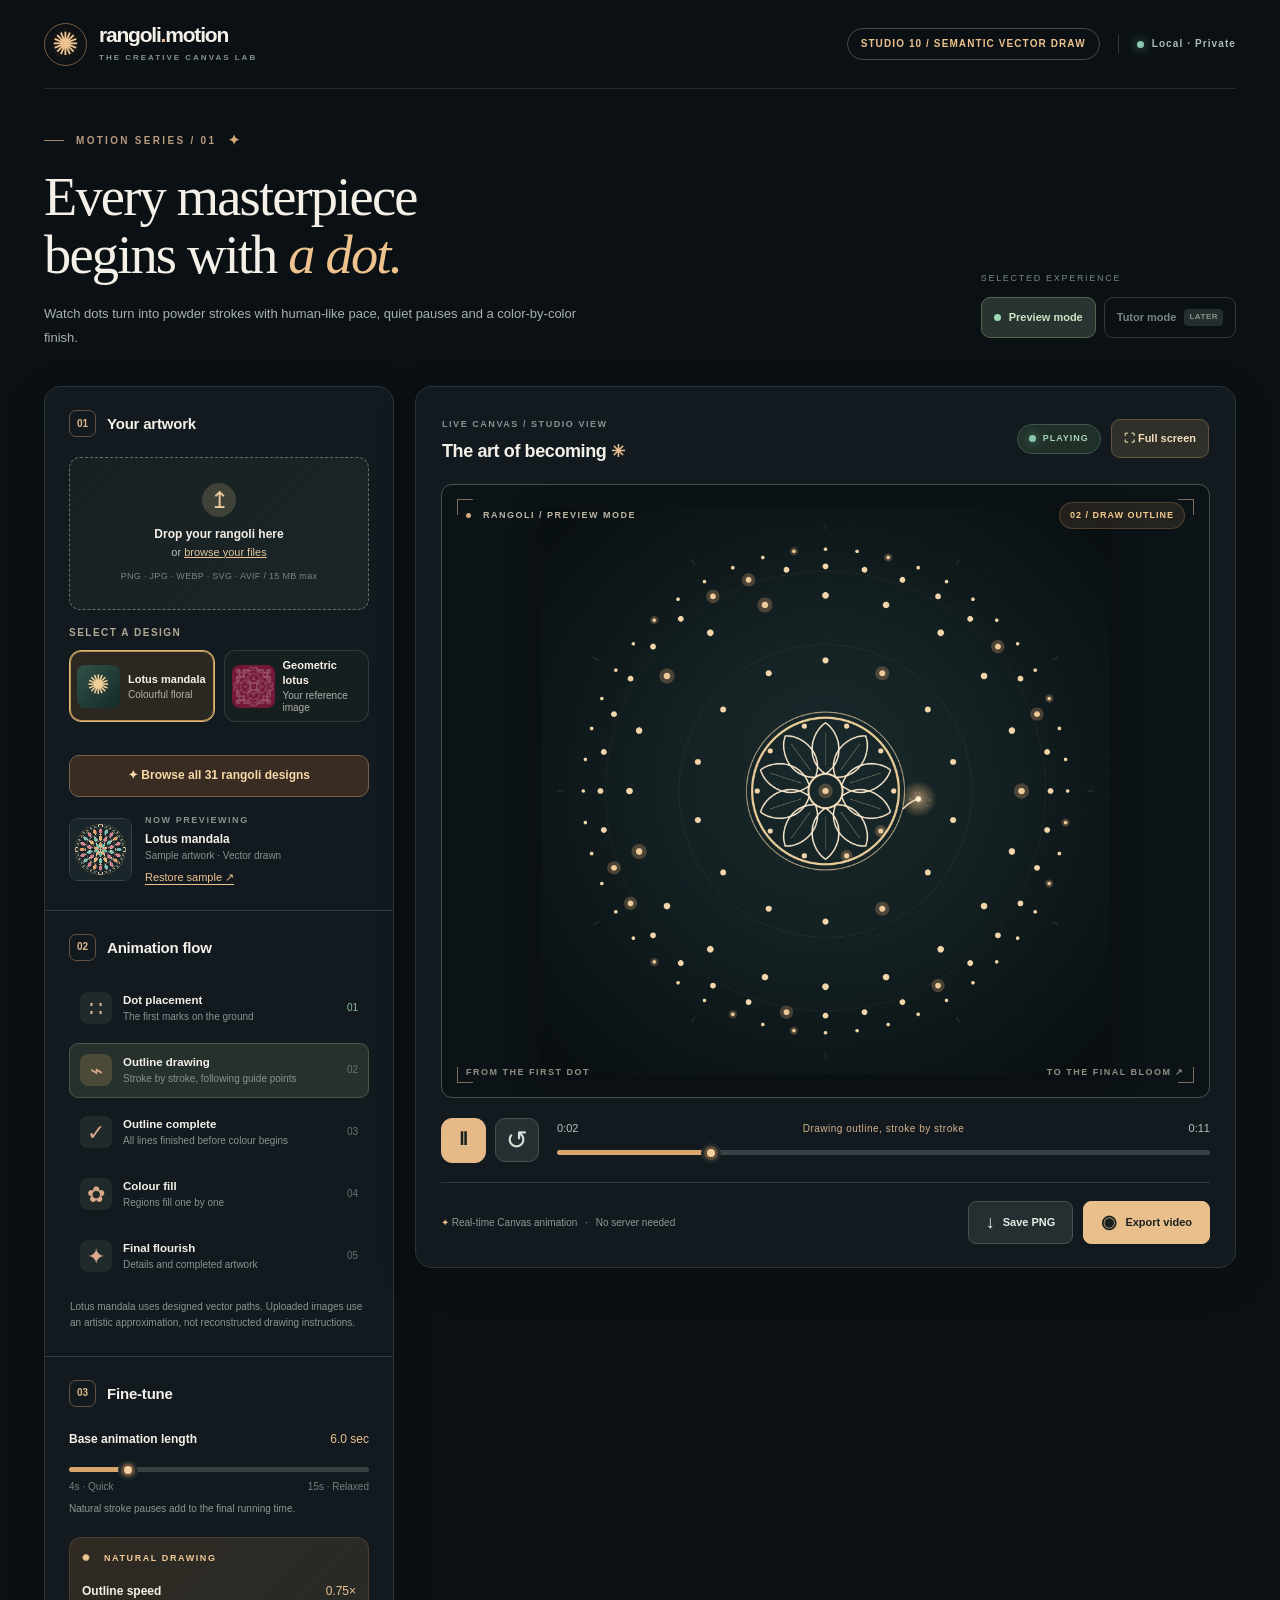
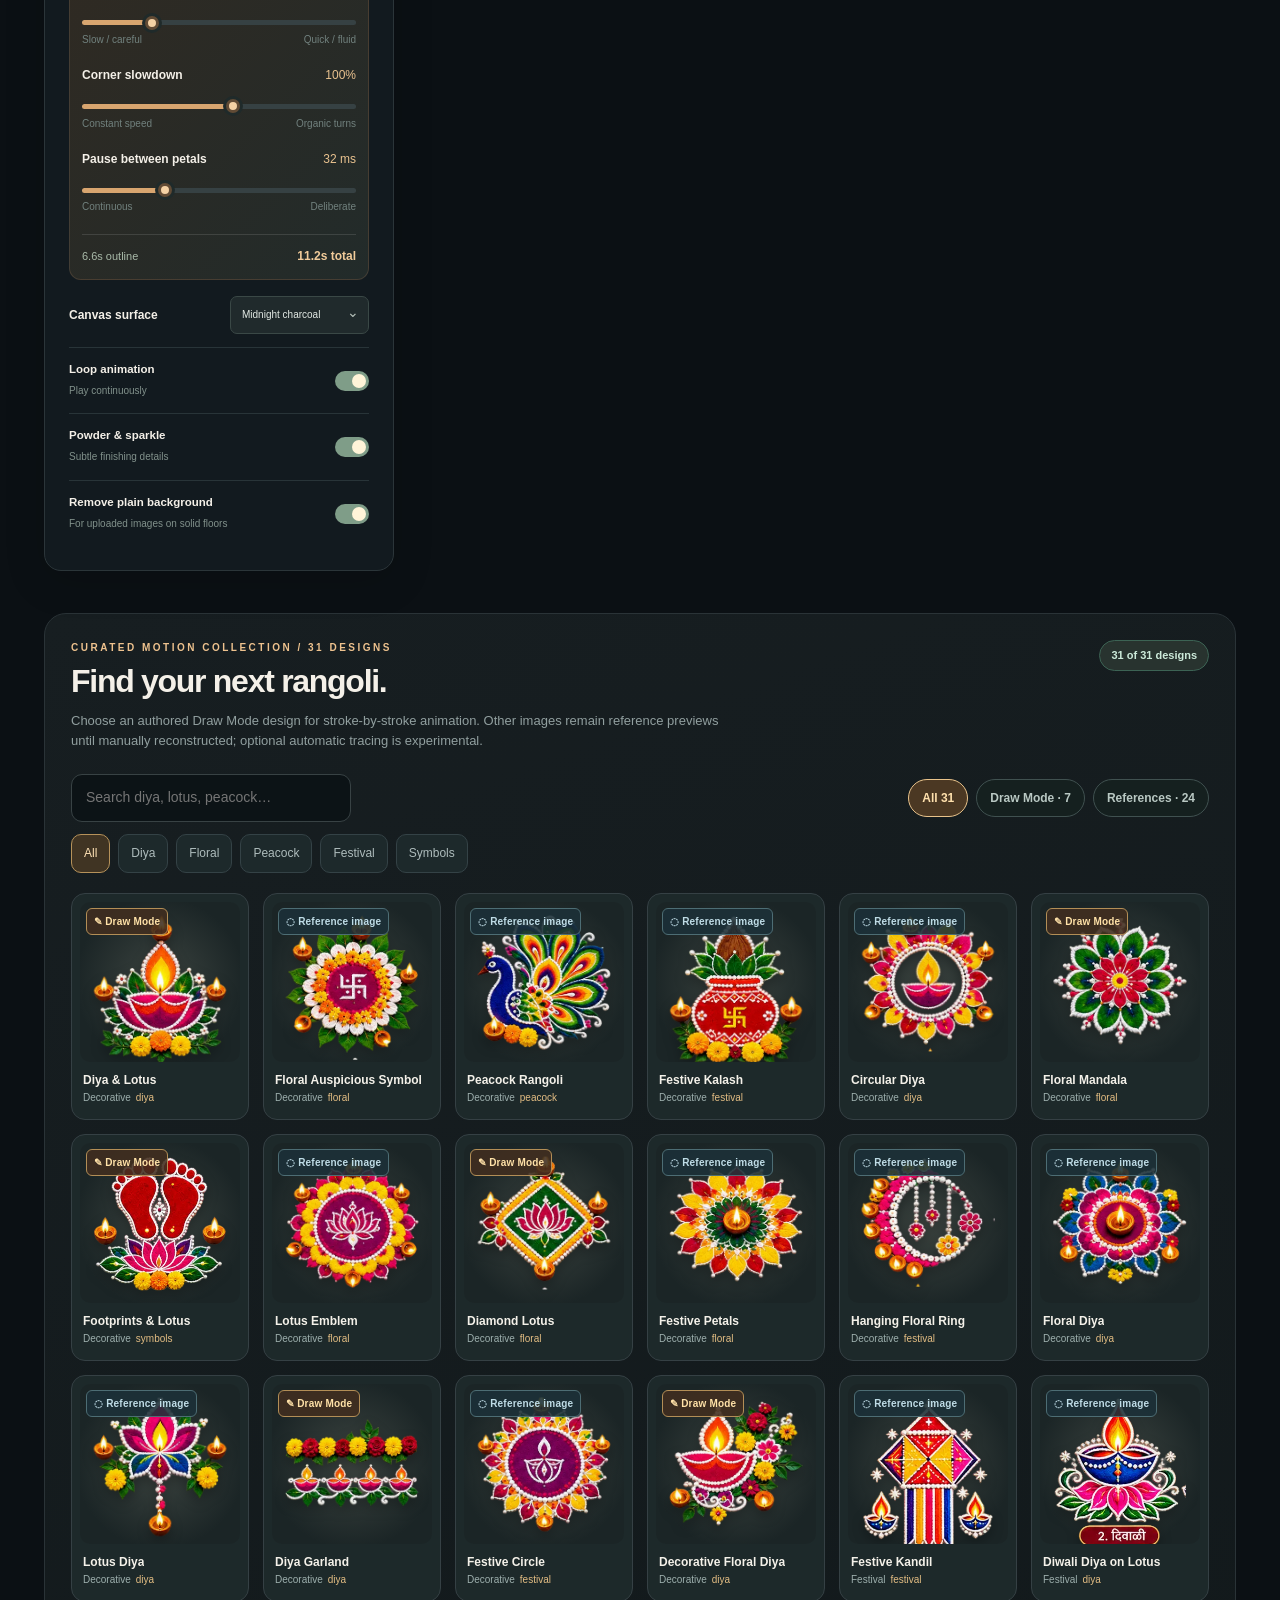
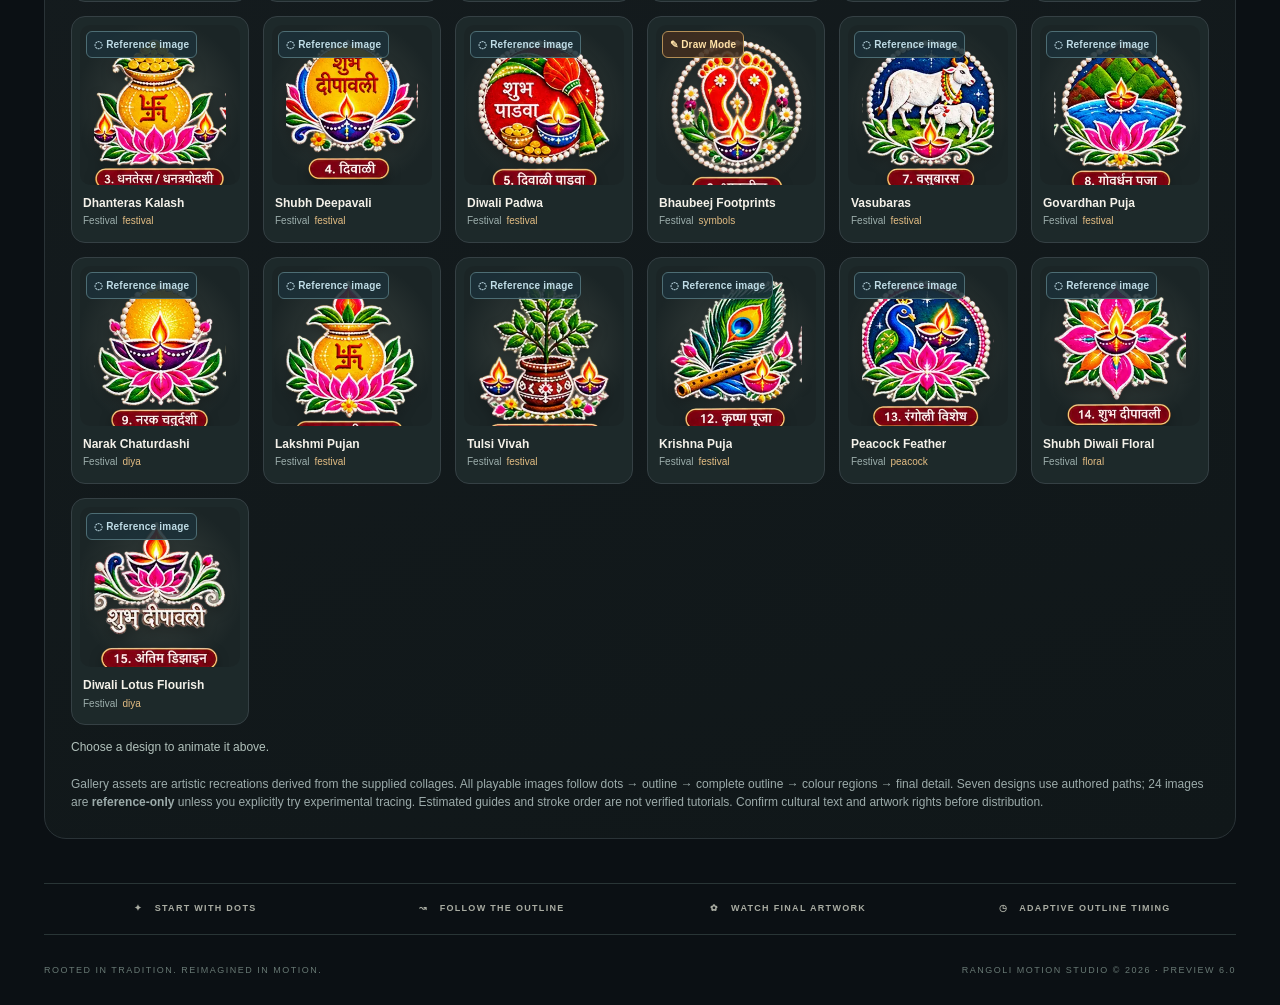
<file: index.html>
<!doctype html>
<html lang="en">
<head>
  <meta charset="UTF-8">
  <meta name="viewport" content="width=device-width,initial-scale=1">
  <meta name="theme-color" content="#0b1014">
  <meta name="description" content="Rangoli Motion Studio Preview Mode — animated dots, outlines and colours on a real HTML Canvas, entirely in your browser.">
  <title>Rangoli Motion Studio — Semantic Drawing Benchmark v10</title>
  <link rel="stylesheet" href="styles.css?v=10">
  <link rel="stylesheet" href="gallery.css?v=10">
  
  
</head>
<body>
<div class="app-shell">
  <header class="site-header">
    <div class="brand"><span class="brand-icon" aria-hidden="true"><span class="brand-flower">✺</span></span><span><strong>rangoli<span class="gold">.</span>motion</strong><small>THE CREATIVE CANVAS LAB</small></span></div>
    <div class="header-right"><span class="version-pill">STUDIO 10 / SEMANTIC VECTOR DRAW</span><span class="separator"></span><span class="local-indicator"><span></span>Local · Private</span></div>
  </header>

  <main>
    <section class="hero">
      <div class="eyebrow"><span class="eyebrow-line"></span> MOTION SERIES / 01 <span class="eyebrow-star">✦</span></div>
      <div class="hero-grid"><div><h1>Every masterpiece<br>begins with <em>a dot.</em></h1><p>Watch dots turn into powder strokes with human-like pace, quiet pauses and a color-by-color finish.</p></div><div class="mode-switch" aria-label="Studio mode"><span class="mode-label">SELECTED EXPERIENCE</span><div><span class="mode-active"><span class="mode-light"></span> Preview mode</span><span class="mode-inactive" title="Coming in a later version">Tutor mode <span class="soon">LATER</span></span></div></div></div>
    </section>

    <section class="workspace" aria-label="Rangoli animation workspace">
      <aside class="sidebar" aria-label="Animation controls">
        <div class="sidebar-section asset-section">
          <div class="section-title"><span class="section-number">01</span><h2>Your artwork</h2></div>
          <label class="upload-area" id="uploadArea" for="fileInput" tabindex="0" role="button" aria-label="Upload rangoli artwork"><input id="fileInput" type="file" accept="image/png,image/jpeg,image/webp,image/svg+xml,image/avif" hidden><span class="upload-symbol">↥</span><strong>Drop your rangoli here</strong><span>or <span class="underlined">browse your files</span></span><small>PNG · JPG · WEBP · SVG · AVIF  /  15 MB max</small></label>
          <div class="design-picker" role="group" aria-label="Choose rangoli design">
            <span class="design-picker-label">SELECT A DESIGN</span>
            <div class="design-choices">
              <button type="button" class="design-choice selected" id="selectLotus" aria-pressed="true"><span class="design-symbol lotus-symbol">✺</span><span><strong>Lotus mandala</strong><small>Colourful floral</small></span></button>
              <button type="button" class="design-choice" id="selectGeometric" aria-pressed="false"><img src="[data-uri]" alt="White geometric rangoli pattern"><span><strong>Geometric lotus</strong><small>Your reference image</small></span></button>
            </div>
            <label class="geometric-color-toggle" id="geometricColorSetting" hidden><input type="checkbox" id="geometricColorToggle"><span>Optional soft colour accents <small>Off = original white linework</small></span></label>
          </div>
          <div class="asset-item"><canvas id="artworkThumb" width="108" height="108" aria-label="Current artwork thumbnail"></canvas><div class="asset-copy"><small>NOW PREVIEWING</small><strong id="artworkName">Lotus mandala</strong><span id="artworkInfo">Sample artwork · Vector drawn</span><button id="restoreSample" type="button" class="text-btn">Restore sample ↗</button></div></div>
        </div>
        <div class="sidebar-section"><div class="section-title"><span class="section-number">02</span><h2>Animation flow</h2></div>
          <div class="phase-list" aria-label="Animation stages">
            <div class="phase-item" data-stage="dots"><span class="phase-icon dots-icon">∷</span><span><strong>Dot placement</strong><small>The first marks on the ground</small></span><span class="phase-tick">01</span></div>
            <div class="phase-item" data-stage="lines"><span class="phase-icon">⌁</span><span><strong>Outline drawing</strong><small>Stroke by stroke, following guide points</small></span><span class="phase-tick">02</span></div>
            <div class="phase-item" data-stage="outline_complete"><span class="phase-icon">✓</span><span><strong>Outline complete</strong><small>All lines finished before colour begins</small></span><span class="phase-tick">03</span></div>
            <div class="phase-item" data-stage="color"><span class="phase-icon color-icon">✿</span><span><strong>Colour filling</strong><small>One extracted region at a time</small></span><span class="phase-tick">04</span></div>
            <div class="phase-item" data-stage="final"><span class="phase-icon">✦</span><span><strong>Final flourish</strong><small>Details and completed artwork</small></span><span class="phase-tick">05</span></div>
          </div>
          <p class="stage-disclaimer" id="stageDisclaimer">All images are processed in mandatory drawing order. Automatic image tracing estimates guide points and contours; it is not a verified rangoli tutorial.</p>
        </div>
        <div class="sidebar-section settings-section"><div class="section-title"><span class="section-number">03</span><h2>Fine-tune</h2></div>
          <div class="field"><div class="field-top"><label for="durationRange">Base animation length</label><output id="durationLabel" for="durationRange">6.0 sec</output></div><input id="durationRange" type="range" min="4" max="15" value="6" step="0.5"><div class="range-markers"><span>4s · Quick</span><span>15s · Relaxed</span></div><p class="field-help">Natural stroke pauses add to the final running time.</p></div>
          <div class="organic-controls" aria-label="Outline realism settings">
            <div class="organic-eyebrow">✺ &nbsp; NATURAL DRAWING</div>
            <div class="field"><div class="field-top"><label for="outlineSpeedRange">Outline speed</label><output id="outlineSpeedValue">0.75×</output></div><input id="outlineSpeedRange" type="range" min="0.35" max="2" value="0.75" step="0.05"><div class="range-markers"><span>Slow / careful</span><span>Quick / fluid</span></div></div>
            <div class="field"><div class="field-top"><label for="realismRange">Corner slowdown</label><output id="realismValue">100%</output></div><input id="realismRange" type="range" min="0" max="1.8" value="1" step="0.1"><div class="range-markers"><span>Constant speed</span><span>Organic turns</span></div></div>
            <div class="field"><div class="field-top"><label for="pauseRange">Pause between petals</label><output id="pauseValue">32 ms</output></div><input id="pauseRange" type="range" min="0" max="110" value="32" step="2"><div class="range-markers"><span>Continuous</span><span>Deliberate</span></div></div>
            <div class="timing-summary"><span id="outlineDuration">4.5s outline</span><strong id="actualDuration">8.0s total</strong></div>
          </div>
          <div class="field select-field"><label for="themeSelect">Canvas surface</label><div class="select-holder"><select id="themeSelect"><option value="midnight">Midnight charcoal</option><option value="berry">Burgundy · Reference</option><option value="clay">Warm terracotta</option><option value="sand">Soft sandstone</option></select><span>⌄</span></div></div>
          <label class="toggle-row"><span><strong>Loop animation</strong><small>Play continuously</small></span><span class="toggle"><input id="loopToggle" type="checkbox" checked><span class="toggle-background"></span></span></label>
          <label class="toggle-row"><span><strong>Powder & sparkle</strong><small>Subtle finishing details</small></span><span class="toggle"><input id="sparkleToggle" type="checkbox" checked><span class="toggle-background"></span></span></label>
          <label class="toggle-row"><span><strong>Remove plain background</strong><small>For uploaded images on solid floors</small></span><span class="toggle"><input id="removeBackgroundToggle" type="checkbox" checked><span class="toggle-background"></span></span></label>
        </div>
      </aside>
      <section class="preview-column" id="previewColumn" aria-labelledby="previewTitle">
        <div class="preview-top"><div><span class="micro-label">LIVE CANVAS  /  STUDIO VIEW</span><h2 id="previewTitle">The art of becoming <span>✳</span></h2></div><div class="preview-header-actions"><div class="live-tag"><span class="live-dot"></span><span id="playbackState">PLAYING</span></div><button id="fullscreenBtn" class="fullscreen-trigger" type="button" title="Toggle fullscreen (F)" aria-pressed="false">⛶ Full screen</button></div></div>
        <div class="fullscreen-overlay-tools" aria-label="Fullscreen controls"><button id="fullscreenHelp" hidden type="button" title="Hide / show controls">☷ Hide / show controls</button><button id="fullscreenExit" hidden type="button">⤢ Exit</button></div><div class="canvas-stage" id="canvasDropArea"><div class="canvas-topline"><span><span class="camera-dot"></span> RANGOLI / PREVIEW MODE</span><span id="stagePill">01 / PLACING DOTS</span></div><canvas id="previewCanvas" width="900" height="900" aria-label="Animated rangoli: dots, outline, colour fill and final completed artwork">Canvas is required for this animation.</canvas><span class="corner corner-1"></span><span class="corner corner-2"></span><span class="corner corner-3"></span><span class="corner corner-4"></span><div class="canvas-bottomline"><span>FROM THE FIRST DOT</span><span>TO THE FINAL BLOOM ↗</span></div></div>
        <div class="player"><div class="player-left"><button class="main-play" id="playPause" aria-label="Pause animation" title="Play / pause">Ⅱ</button><button class="replay" id="replay" aria-label="Replay animation" title="Replay">↺</button></div><div class="timeline-wrap"><div class="timeline-labels"><span id="timeNow">0:00</span><span id="activeStageText">Placing dots</span><span id="timeTotal">0:06</span></div><input aria-label="Seek animation" type="range" id="timelineRange" min="0" max="1000" value="0"></div><div class="fullscreen-speed"><label for="fsSpeedRange">Draw speed</label><input aria-label="Outline drawing speed in full screen" id="fsSpeedRange" type="range" min="0.35" max="2" step="0.05" value="0.75"></div></div>
        <div class="action-strip"><div class="quality-note"><span class="quality-sparkle">✦</span> Real-time Canvas animation <span class="note-dot">·</span> No server needed</div><div class="actions"><button class="secondary-action" id="pngExport" type="button"><span>↓</span> Save PNG</button><button class="primary-action" id="videoExport" type="button"><span id="videoIcon">◉</span> <span id="videoText">Export video</span></button></div></div>
      </section>
    </section>
    <section class="feature-bottom"><span>✦ &nbsp; START WITH DOTS</span><span>↝ &nbsp; FOLLOW THE OUTLINE</span><span>✿ &nbsp; WATCH FINAL ARTWORK</span><span>◷ &nbsp; ADAPTIVE OUTLINE TIMING</span></section>
  </main>
  <footer class="site-footer"><span>ROOTED IN TRADITION. REIMAGINED IN MOTION.</span><span>RANGOLI MOTION STUDIO © 2026 <b>·</b> PREVIEW 6.0</span></footer>
</div>
<div class="toast" id="toast" role="status" aria-live="polite"></div>
<script src="drawing-contract.js?v=10"></script>
<script src="powder-trace.js?v=10"></script>
<script src="image-processor.js?v=10"></script>
<script src="geometric-design.js?v=10"></script>
<script src="drawable-designs.js?v=10"></script>
<script src="bhaubeej-model.js?v=10"></script>
<script src="studio.js?v=10"></script>
<script src="gallery-data.js?v=10"></script>
<script src="gallery.js?v=10"></script>
</body>
</html>
</file>
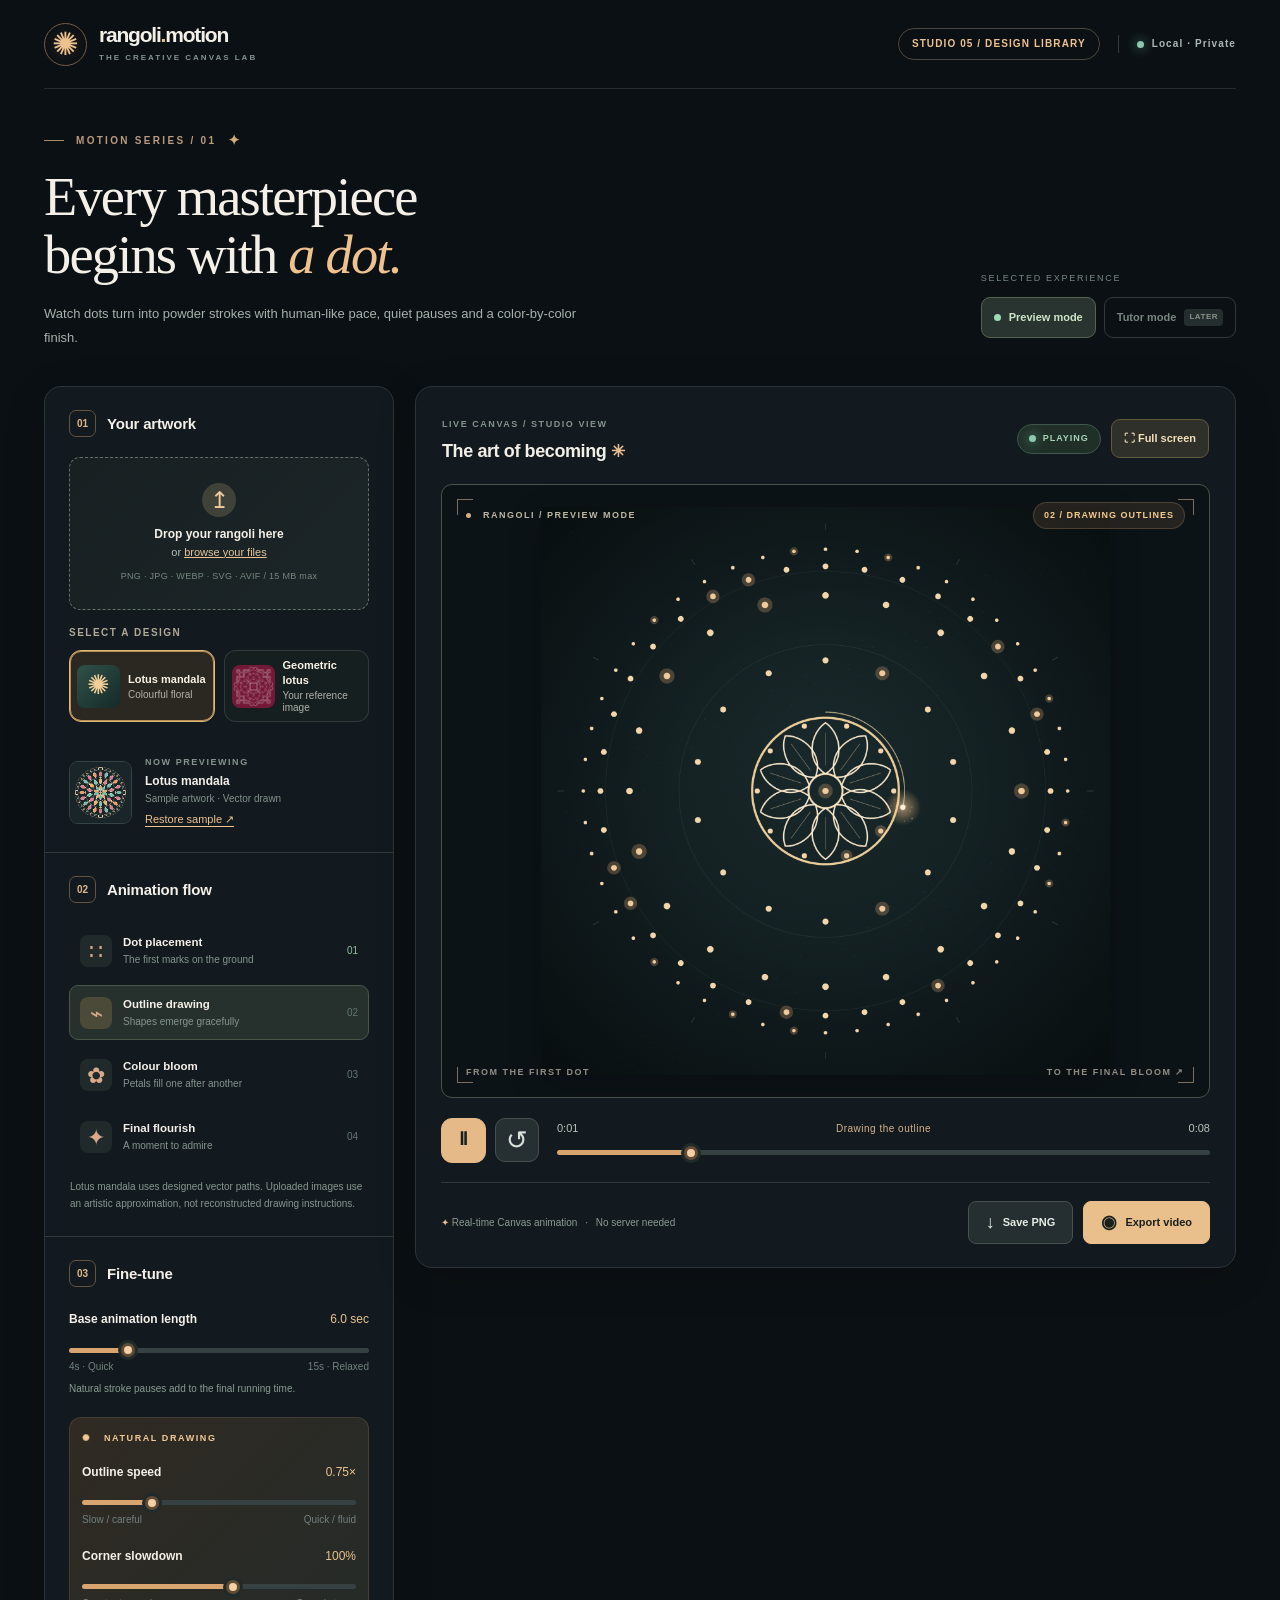
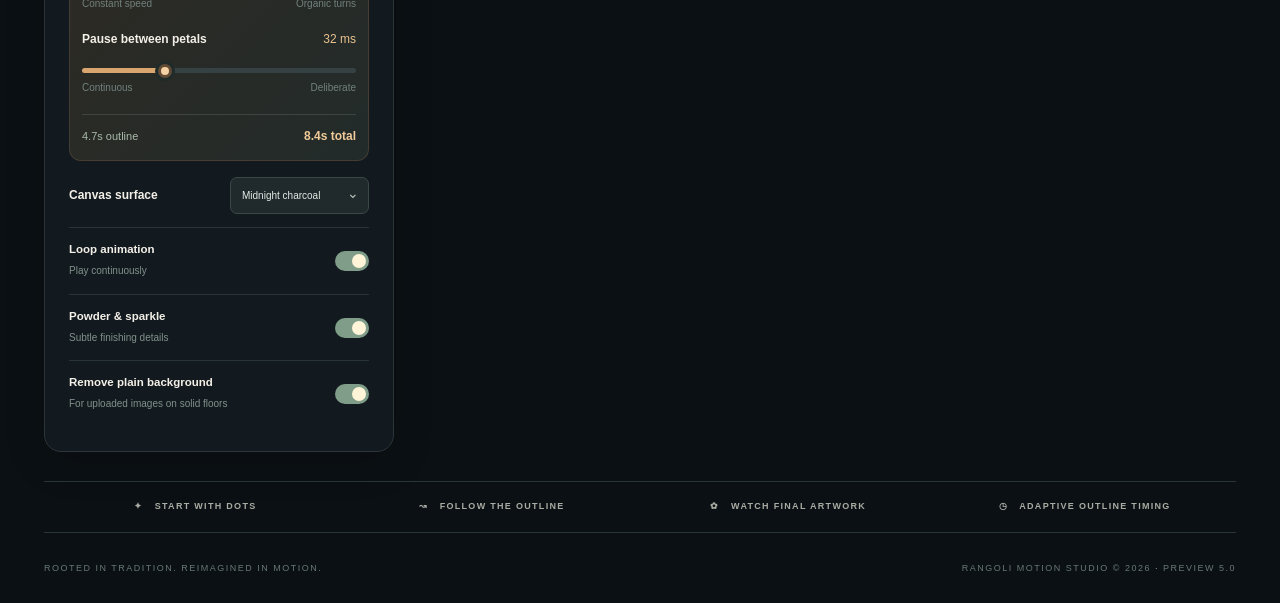
<file: standalone.html>
<!doctype html>
<html lang="en">
<head>
  <meta charset="UTF-8">
  <meta name="viewport" content="width=device-width,initial-scale=1">
  <meta name="theme-color" content="#0b1014">
  <meta name="description" content="Rangoli Motion Studio Preview Mode — animated dots, outlines and colours on a real HTML Canvas, entirely in your browser.">
  <title>Rangoli Motion Studio — Preview Mode v5</title>
  <style>
:root {color-scheme:dark;--bg:#0b1014;--surface:#121a1f;--surface2:#171f24;--line:#2a3337;--cream:#f4f0e8;--muted:#919f9f;--gold:#eec28e;--gold-deep:#bd8351;--mint:#85bdac;--pink:#df9a9a;--radius:16px}
*{box-sizing:border-box} html{scroll-behavior:smooth} body{margin:0;background:var(--bg);color:var(--cream);font:14px/1.55 Inter,"Segoe UI",Arial,sans-serif;-webkit-font-smoothing:antialiased}button,input,select{font:inherit}button{cursor:pointer}button:disabled{opacity:.55;cursor:not-allowed}button:focus-visible,input:focus-visible,select:focus-visible,.upload-area:focus-visible{outline:2px solid var(--gold);outline-offset:3px}a{color:inherit}.app-shell{max-width:1512px;margin:auto;padding:0 44px}.site-header{height:89px;display:flex;align-items:center;justify-content:space-between;border-bottom:1px solid #242d31}.brand{display:flex;align-items:center;gap:12px}.brand-icon{height:43px;width:43px;border:1px solid #785d43;border-radius:50%;display:grid;place-items:center;background:radial-gradient(circle,#6146303d,transparent 70%)}.brand-flower{font-size:32px;line-height:1;color:var(--gold)}.brand strong{font-size:21px;letter-spacing:-1.2px;line-height:1.1;font-weight:750}.brand .gold{color:var(--gold)}.brand small{display:block;font-size:8px;font-weight:700;letter-spacing:2px;color:#849390;margin-top:3px}.header-right{display:flex;align-items:center;gap:18px;font-size:10px;color:#abb9b5;font-weight:700;letter-spacing:1.1px}.version-pill{border:1px solid #4d463c;border-radius:30px;padding:7px 13px;color:var(--gold)}.separator{height:18px;width:1px;background:#353a3a}.local-indicator{display:flex;align-items:center;gap:8px}.local-indicator span,.live-dot{width:7px;height:7px;border-radius:50%;background:#8ac9ad;box-shadow:0 0 12px #65a78c}.hero{padding:41px 0 37px}.eyebrow{display:flex;align-items:center;gap:12px;color:#b99b7e;font-size:10px;letter-spacing:2.3px;font-weight:750;margin-bottom:16px}.eyebrow-line{width:20px;height:1px;background:#a88a65}.eyebrow-star{font-size:14px;color:#d4aa75}.hero-grid{display:flex;justify-content:space-between;gap:40px;align-items:end}.hero h1{font-family:Georgia,"Times New Roman",serif;font-size:clamp(38px,4.25vw,64px);line-height:1.08;letter-spacing:-1.8px;font-weight:400;margin:0}.hero em{color:var(--gold);font-weight:400}.hero p{font-size:13px;max-width:550px;color:#a7b2ad;margin:17px 0 0;line-height:1.8}.mode-switch{flex-shrink:0;padding-bottom:11px}.mode-label{display:block;font-size:9px;color:#788782;letter-spacing:1.7px;margin-bottom:11px}.mode-switch>div{display:flex;gap:8px}.mode-active,.mode-inactive{display:inline-flex;align-items:center;gap:8px;border-radius:9px;font-size:11px;font-weight:700;padding:11px 12px;white-space:nowrap}.mode-active{background:#29332f;border:1px solid #55644d;color:#cce5c6}.mode-light{width:7px;height:7px;background:#9ddbb6;border-radius:50%}.mode-inactive{border:1px solid #30393b;color:#778581}.soon{font-size:8px;color:#8b9089;background:#252e2f;padding:2px 5px;border-radius:4px;letter-spacing:.5px}.workspace{display:grid;grid-template-columns:minmax(286px,350px) minmax(0,1fr);gap:21px;align-items:start}.sidebar,.preview-column{background:var(--surface);border:1px solid #2b3539;border-radius:17px;box-shadow:0 10px 40px #00000025}.sidebar{overflow:hidden}.sidebar-section{padding:23px 24px 24px;border-bottom:1px solid #303a3b}.sidebar-section:last-child{border-bottom:none}.section-title{display:flex;align-items:center;gap:11px;margin-bottom:20px}.section-title h2{font-size:15px;font-weight:700;letter-spacing:-.2px;margin:0}.section-number{display:grid;place-items:center;border:1px solid #66523f;color:#deb68b;width:27px;height:27px;border-radius:7px;font-size:10px;font-weight:800}.upload-area{height:153px;border:1px dashed #627068;border-radius:11px;display:flex;align-items:center;justify-content:center;flex-direction:column;background:linear-gradient(135deg,#27312b45,#1b2426 72%);transition:.2s;cursor:pointer}.upload-area:hover,.upload-area.dragging,.canvas-stage.dragging{border-color:var(--gold);background-color:#473a2733}.upload-symbol{display:grid;place-items:center;width:34px;height:34px;border-radius:50%;background:#3f4239;color:#efcb9e;font-size:23px;margin-bottom:8px}.upload-area strong{font-size:12px}.upload-area>span:not(.upload-symbol){color:#b3c0b8;font-size:11px}.underlined{text-decoration:underline;text-decoration-color:var(--gold);color:#e2c69e}.upload-area small{font-size:9px;color:#778782;margin-top:9px;letter-spacing:.3px}.asset-item{display:flex;align-items:center;gap:13px;padding-top:17px}.asset-item canvas{width:63px;height:63px;border-radius:9px;border:1px solid #364345;flex-shrink:0}.asset-copy{min-width:0;display:flex;flex-direction:column;align-items:start}.asset-copy small,.micro-label{font-size:9px;letter-spacing:1.55px;color:#85928e;font-weight:750}.asset-copy strong{font-size:12px;max-width:197px;overflow:hidden;text-overflow:ellipsis;white-space:nowrap;margin-top:2px}.asset-copy>span{font-size:10px;color:#83908c}.text-btn{background:none;border:0;padding:0;color:var(--gold);font-size:11px;margin-top:5px;text-decoration:underline;text-underline-offset:3px}.phase-list{display:flex;flex-direction:column;gap:7px}.phase-item{border:1px solid transparent;border-radius:9px;display:flex;gap:11px;align-items:center;padding:9px 10px;min-height:55px;transition:background .2s,border-color .2s}.phase-item.active{background:#26302c;border-color:#485748}.phase-item.complete .phase-tick{color:#90bd9d}.phase-icon{width:32px;height:32px;flex-shrink:0;background:#202a2b;display:grid;place-items:center;color:#d8a98a;border-radius:8px;font-size:22px}.phase-item.active .phase-icon{background:#4b4938}.phase-item strong{font-size:11.5px;display:block;font-weight:700}.phase-item small{font-size:10px;color:#85948f;display:block}.phase-tick{margin-left:auto;font-size:10px;color:#627571}.stage-disclaimer{color:#879690;font-size:10px;line-height:1.65;margin:15px 1px 0}.settings-section .section-title{margin-bottom:23px}.field{margin-bottom:21px}.field-top{display:flex;align-items:center;justify-content:space-between}.field label{font-size:12px;font-weight:650}.field output{font-size:12px;color:#e9c28f;font-variant-numeric:tabular-nums}.field input[type=range],.timeline-wrap input[type=range]{width:100%;height:5px;appearance:none;-webkit-appearance:none;background:linear-gradient(90deg,#d8a56f 0%,#d8a56f var(--range,18%),#364143 var(--range,18%),#364143 100%);border-radius:99px;outline:0;margin:19px 0 4px;cursor:pointer}.field input[type=range]::-webkit-slider-thumb,.timeline-wrap input[type=range]::-webkit-slider-thumb{appearance:none;-webkit-appearance:none;width:14px;height:14px;border-radius:50%;background:#f4d1a4;border:3px solid #614b35;box-shadow:0 0 0 3px #1f2a2a}.field input[type=range]::-moz-range-thumb,.timeline-wrap input[type=range]::-moz-range-thumb{width:10px;height:10px;border-radius:50%;background:#f4d1a4;border:3px solid #614b35}.range-markers{display:flex;justify-content:space-between;font-size:10px;color:#71817e}.select-field{display:flex;justify-content:space-between;align-items:center;margin-bottom:13px}.select-holder{position:relative}.select-holder select{appearance:none;background:#202a2c;border:1px solid #3a4846;color:#e2e9e4;border-radius:7px;font-size:10px;padding:10px 28px 10px 11px;max-width:160px}.select-holder>span{pointer-events:none;position:absolute;right:10px;top:6px;color:#b5c0b9}.toggle-row{border-top:1px solid #283438;padding:13px 0;display:flex;justify-content:space-between;align-items:center;gap:8px;cursor:pointer}.toggle-row strong{display:block;font-size:11.5px}.toggle-row small{font-size:10px;color:#81918b}.toggle{position:relative;flex-shrink:0;width:34px;height:20px}.toggle input{opacity:0;position:absolute}.toggle-background{display:block;height:20px;background:#3e4a4b;border-radius:22px;transition:.2s}.toggle-background:after{content:"";position:absolute;top:3px;left:3px;width:14px;height:14px;border-radius:50%;background:#a8b6b0;transition:.2s}.toggle input:checked+.toggle-background{background:#7f9d88}.toggle input:checked+.toggle-background:after{transform:translateX(14px);background:#fff4d8}.toggle input:focus-visible+.toggle-background{outline:2px solid var(--gold);outline-offset:3px}.preview-column{padding:24px 25px 22px}.preview-top{display:flex;align-items:center;justify-content:space-between;margin:1px 1px 18px}.preview-top h2{font-size:18px;letter-spacing:-.4px;margin:4px 0 0}.preview-top h2 span{color:#e9be92;font-size:17px}.live-tag{display:flex;align-items:center;gap:7px;color:#a5d3b5;border:1px solid #3f574c;background:#203029;border-radius:30px;padding:7px 11px;font-size:9px;letter-spacing:1px;font-weight:800}.canvas-stage{position:relative;isolation:isolate;display:flex;align-items:center;justify-content:center;border:1px solid #49524a;border-radius:11px;background:#0c1317;overflow:hidden;height:clamp(410px,48vw,640px);padding:22px 54px;transition:.2s}.canvas-stage canvas{display:block;max-height:100%;max-width:100%;width:auto;height:100%;aspect-ratio:1;object-fit:contain;filter:drop-shadow(0 9px 14px #0004)}.canvas-topline,.canvas-bottomline{position:absolute;left:24px;right:24px;display:flex;justify-content:space-between;align-items:center;color:#bdb6a4;z-index:1;font-size:9px;letter-spacing:1.5px;font-weight:750;pointer-events:none}.canvas-topline{top:17px}.canvas-bottomline{bottom:17px;color:#918e84}.camera-dot{display:inline-block;width:5px;height:5px;border-radius:50%;background:#d6ad83;margin-right:8px;vertical-align:middle}.canvas-topline #stagePill{color:#f3ca8f;letter-spacing:1px;border:1px solid #9b78555b;background:#483b2c6b;padding:6px 10px;border-radius:20px}.corner{position:absolute;height:16px;width:16px;pointer-events:none;opacity:.52}.corner-1{left:15px;top:14px;border-top:1px solid #e5c09b;border-left:1px solid #e5c09b}.corner-2{right:15px;top:14px;border-top:1px solid #e5c09b;border-right:1px solid #e5c09b}.corner-3{left:15px;bottom:14px;border-bottom:1px solid #e5c09b;border-left:1px solid #e5c09b}.corner-4{right:15px;bottom:14px;border-bottom:1px solid #e5c09b;border-right:1px solid #e5c09b}.player{display:flex;align-items:center;gap:18px;padding:20px 0 19px;border-bottom:1px solid #2e3a3c}.player-left{display:flex;gap:9px}.main-play,.replay{border:1px solid #46514e;display:grid;place-items:center;flex-shrink:0}.main-play{width:45px;height:45px;border-radius:11px;background:#e5ba88;color:#18201d;font-size:18px;font-weight:800;border-color:#e5ba88}.replay{width:44px;height:44px;background:#263033;color:#d8e0d9;border-radius:10px;font-size:26px}.timeline-wrap{flex:1;min-width:0}.timeline-labels{display:flex;justify-content:space-between;align-items:center;font-size:11px;font-variant-numeric:tabular-nums;color:#b8c2bc}.timeline-labels span:nth-child(2){font-size:10px;color:#d5b18c;letter-spacing:.5px}.timeline-wrap input[type=range]{display:block;margin:13px 0 5px;--range:0%}.action-strip{display:flex;align-items:center;justify-content:space-between;gap:12px;padding:18px 0 1px}.quality-note{font-size:10px;color:#8b9a93}.quality-sparkle{color:#e6bb8b}.note-dot{margin:0 5px}.actions{display:flex;gap:10px}.actions button{border-radius:8px;padding:12px 17px;font-size:11px;white-space:nowrap;font-weight:750;display:flex;align-items:center;gap:8px}.secondary-action{background:#252e30;border:1px solid #48514f;color:#e5ede6}.primary-action{background:#e9bf8b;border:1px solid #e9bf8b;color:#19211f}.secondary-action span,.primary-action span:first-child{font-size:18px;line-height:9px}.feature-bottom{border-top:1px solid #293536;border-bottom:1px solid #293536;margin:29px 0;display:grid;grid-template-columns:repeat(4,1fr);align-items:center;gap:10px;padding:18px 8px;color:#a9aca2;font-weight:800;letter-spacing:1.3px;font-size:9px;text-align:center}.site-footer{display:flex;justify-content:space-between;gap:16px;color:#687974;font-size:9px;letter-spacing:1.5px;padding:0 0 27px}.site-footer b{font-weight:400;color:#a9aa98}.toast{position:fixed;bottom:22px;right:23px;background:#e8c395;color:#17211c;box-shadow:0 12px 32px #0008;border-radius:10px;padding:12px 17px;font-size:12px;font-weight:700;z-index:10;transform:translateY(30px);opacity:0;pointer-events:none;transition:transform .25s,opacity .25s;max-width:min(390px,calc(100vw - 36px))}.toast.show{opacity:1;transform:translateY(0)}
@media(max-width:1180px){.app-shell{padding:0 24px}.workspace{grid-template-columns:300px minmax(0,1fr)}.sidebar-section{padding:19px}.preview-column{padding:20px}.canvas-stage{padding:22px 36px;height:clamp(360px,50vw,530px)}.quality-note{display:none}}
@media(max-width:900px){.hero-grid{align-items:start}.mode-switch{padding-top:14px}.workspace{grid-template-columns:minmax(0,1fr)}.sidebar{display:grid;grid-template-columns:1fr 1fr}.sidebar-section{border-bottom:1px solid #303a3b}.sidebar-section:first-child{border-right:1px solid #303a3b}.sidebar-section:last-child{grid-column:1/-1}.canvas-stage{height:clamp(370px,74vw,660px)}.quality-note{display:block}}
@media(max-width:630px){.app-shell{padding:0 14px}.site-header{height:74px}.brand-icon{width:36px;height:36px}.brand-flower{font-size:28px}.brand strong{font-size:19px}.brand small{font-size:7px}.header-right .version-pill,.header-right .separator{display:none}.header-right{font-size:9px}.hero{padding:27px 2px 25px}.hero-grid{display:block}.hero h1{font-size:43px;letter-spacing:-1.3px}.hero p{font-size:12px}.mode-switch{margin-top:20px;padding:0}.mode-label{margin-bottom:7px}.sidebar{display:block}.sidebar-section{padding:18px 20px}.sidebar-section:first-child{border-right:0}.preview-column{padding:13px}.preview-top{padding:6px 4px;margin-bottom:14px}.preview-top h2{font-size:16px}.micro-label{font-size:8px}.canvas-stage{height:min(92vw,500px);min-height:320px;padding:26px 13px}.canvas-topline,.canvas-bottomline{left:12px;right:12px;font-size:7px}.canvas-topline{top:11px}.canvas-bottomline{bottom:11px}.canvas-topline #stagePill{font-size:7px;padding:5px 6px}.corner-1,.corner-3{left:7px}.corner-2,.corner-4{right:7px}.player{gap:11px;padding:17px 0}.player-left{gap:6px}.main-play,.replay{width:38px;height:38px}.timeline-labels span:nth-child(2){display:none}.action-strip{flex-wrap:wrap}.quality-note{display:none}.actions{width:100%}.actions button{flex:1;justify-content:center;padding:12px 9px}.feature-bottom{grid-template-columns:repeat(2,1fr);gap:15px;margin:24px 0;font-size:8px}.site-footer{font-size:8px;line-height:1.5}.soon{display:none}}
@media(prefers-reduced-motion:reduce){*,*:before,*:after{scroll-behavior:auto;transition-duration:.01ms!important;animation-duration:.01ms!important}}


/* v4: natural motion controls + fullscreen presentation */
.organic-controls{padding:14px 12px 0;border:1px solid #66534275;background:linear-gradient(135deg,#302a22,#222b2a);border-radius:12px;margin-bottom:16px}
.organic-eyebrow{color:#f0c997;font-size:9px;font-weight:800;letter-spacing:1.6px;margin:0 0 17px}
.organic-controls .field{margin-bottom:19px}
.field-help{font-size:10px;line-height:1.5;margin:6px 0 0;color:#889b92}
.timing-summary{display:flex;align-items:center;justify-content:space-between;gap:8px;padding:12px 0 14px;border-top:1px solid #ffffff1e;font-variant-numeric:tabular-nums;color:#a9baa9;font-size:11px}
.timing-summary strong{color:#f1cb9a;font-size:12px}
.preview-header-actions{display:flex;gap:10px;align-items:center}
.fullscreen-trigger{color:#f3debb;border:1px solid #65563e;background:#2e3029;border-radius:9px;padding:10px 12px;font-size:11px;font-weight:700;white-space:nowrap}
.fullscreen-trigger:hover{background:#3e3c2e}
.fullscreen-overlay-tools{position:absolute;right:20px;top:16px;z-index:10;display:none;gap:8px}
.fullscreen-overlay-tools button{padding:9px 13px;border:1px solid #b49b76a0;background:#161d1ce6;color:#f0d2a6;border-radius:9px;font-size:12px;cursor:pointer}
.fullscreen-speed{display:none;min-width:160px;color:#bfcaaf;font-size:10px}
.fullscreen-speed label{display:block;margin-bottom:4px}
.fullscreen-speed input{width:100%;accent-color:#e7b783}
.preview-column{position:relative}
.preview-column:fullscreen,.preview-column.fullscreen-fallback{position:fixed;inset:0;z-index:9999;background:#0b1215;padding:20px 26px 10px;display:flex;flex-direction:column;border:0;width:100vw;height:100dvh;overflow:hidden}
.preview-column:fullscreen .preview-top,.preview-column.fullscreen-fallback .preview-top{display:none}
.preview-column:fullscreen .fullscreen-overlay-tools,.preview-column.fullscreen-fallback .fullscreen-overlay-tools{display:flex}
.preview-column:fullscreen .canvas-stage,.preview-column.fullscreen-fallback .canvas-stage{flex:1;min-height:0;height:auto;padding:30px 30px 20px;background:#091015}
.preview-column:fullscreen .canvas-stage canvas,.preview-column.fullscreen-fallback .canvas-stage canvas{width:auto;height:100%;max-height:100%;max-width:100%;object-fit:contain}
.preview-column:fullscreen .player,.preview-column.fullscreen-fallback .player{padding:12px 12px 4px;gap:16px;border:0;min-height:79px;flex:none;background:#111b1b}
.preview-column:fullscreen .fullscreen-speed,.preview-column.fullscreen-fallback .fullscreen-speed{display:block}
.preview-column:fullscreen .action-strip,.preview-column.fullscreen-fallback .action-strip{display:none}
.preview-column.immersive.hide-controls .player{opacity:0;transform:translateY(38px);pointer-events:none;transition:opacity .18s,transform .18s}
.preview-column.immersive.hide-controls:hover .player,.preview-column.immersive.hide-controls:focus-within .player{opacity:1;transform:none;pointer-events:auto}
.preview-column.immersive.hide-controls .canvas-bottomline{opacity:.25}
body.fallback-active{overflow:hidden}
@media(max-width:640px){.preview-header-actions{gap:4px}.fullscreen-trigger{padding:8px;font-size:10px}.preview-column:fullscreen,.preview-column.fullscreen-fallback{padding:8px}.fullscreen-overlay-tools{right:14px;top:12px}.fullscreen-overlay-tools button{padding:7px;font-size:10px}.preview-column:fullscreen .canvas-stage,.preview-column.fullscreen-fallback .canvas-stage{padding:30px 8px 14px}.preview-column:fullscreen .player,.preview-column.fullscreen-fallback .player{gap:8px;padding:10px 3px 8px;flex-wrap:wrap}.preview-column:fullscreen .fullscreen-speed,.preview-column.fullscreen-fallback .fullscreen-speed{width:100%;display:flex;align-items:center;gap:12px}.preview-column:fullscreen .fullscreen-speed label,.preview-column.fullscreen-fallback .fullscreen-speed label{margin:0;white-space:nowrap}}
@media(max-width:900px){.workspace .preview-column{order:-1}.workspace .sidebar{order:1}}


/* v5 · selectable built-in designs */
.design-picker{margin:15px 0 17px}
.design-picker-label{display:block;font-size:10px;letter-spacing:.15em;color:#afa996;font-weight:650;margin-bottom:10px}
.design-choices{display:grid;grid-template-columns:1fr 1fr;gap:9px}
.design-choice{min-width:0;border:1px solid rgba(255,255,255,.12);background:#151f20;color:#f9f2e7;border-radius:12px;display:flex;align-items:center;text-align:left;gap:8px;padding:7px;cursor:pointer;box-shadow:none;transition:border-color .2s,background .2s}
.design-choice:hover{border-color:#d6b57a}
.design-choice.selected{border-color:#dfba78;background:#2b2821;box-shadow:inset 0 0 0 1px #b78d53}
.design-choice img,.design-symbol{width:43px;height:43px;object-fit:cover;border-radius:8px;flex-shrink:0;background:#6f1835}
.design-symbol{display:grid;place-items:center;color:#f2cf97;font-size:27px;background:linear-gradient(135deg,#305148,#152a29)}
.design-choice strong{display:block;font-size:11px;font-weight:650;line-height:1.3}
.design-choice small{display:block;font-size:10px;color:#b1b2aa;margin-top:3px;line-height:1.2}
.geometric-color-toggle{display:flex;align-items:center;gap:9px;cursor:pointer;margin:10px 0 0;font-size:11px;color:#f3dfbd}
.geometric-color-toggle[hidden]{display:none}
.geometric-color-toggle input{accent-color:#d9ad73;width:16px;height:16px;flex-shrink:0}
.geometric-color-toggle small{display:block;color:#b7aea3;margin-top:3px}
@media(max-width:450px){.design-choices{grid-template-columns:1fr 1fr}.design-choice{flex-direction:column;align-items:flex-start}.design-choice img,.design-symbol{width:100%;height:76px}.design-symbol{font-size:40px}}

</style>
  
  
</head>
<body>
<div class="app-shell">
  <header class="site-header">
    <div class="brand"><span class="brand-icon" aria-hidden="true"><span class="brand-flower">✺</span></span><span><strong>rangoli<span class="gold">.</span>motion</strong><small>THE CREATIVE CANVAS LAB</small></span></div>
    <div class="header-right"><span class="version-pill">STUDIO 05 / DESIGN LIBRARY</span><span class="separator"></span><span class="local-indicator"><span></span>Local · Private</span></div>
  </header>

  <main>
    <section class="hero">
      <div class="eyebrow"><span class="eyebrow-line"></span> MOTION SERIES / 01 <span class="eyebrow-star">✦</span></div>
      <div class="hero-grid"><div><h1>Every masterpiece<br>begins with <em>a dot.</em></h1><p>Watch dots turn into powder strokes with human-like pace, quiet pauses and a color-by-color finish.</p></div><div class="mode-switch" aria-label="Studio mode"><span class="mode-label">SELECTED EXPERIENCE</span><div><span class="mode-active"><span class="mode-light"></span> Preview mode</span><span class="mode-inactive" title="Coming in a later version">Tutor mode <span class="soon">LATER</span></span></div></div></div>
    </section>

    <section class="workspace" aria-label="Rangoli animation workspace">
      <aside class="sidebar" aria-label="Animation controls">
        <div class="sidebar-section asset-section">
          <div class="section-title"><span class="section-number">01</span><h2>Your artwork</h2></div>
          <label class="upload-area" id="uploadArea" for="fileInput" tabindex="0" role="button" aria-label="Upload rangoli artwork"><input id="fileInput" type="file" accept="image/png,image/jpeg,image/webp,image/svg+xml,image/avif" hidden><span class="upload-symbol">↥</span><strong>Drop your rangoli here</strong><span>or <span class="underlined">browse your files</span></span><small>PNG · JPG · WEBP · SVG · AVIF  /  15 MB max</small></label>
          <div class="design-picker" role="group" aria-label="Choose rangoli design">
            <span class="design-picker-label">SELECT A DESIGN</span>
            <div class="design-choices">
              <button type="button" class="design-choice selected" id="selectLotus" aria-pressed="true"><span class="design-symbol lotus-symbol">✺</span><span><strong>Lotus mandala</strong><small>Colourful floral</small></span></button>
              <button type="button" class="design-choice" id="selectGeometric" aria-pressed="false"><img src="[data-uri]" alt="White geometric rangoli pattern"><span><strong>Geometric lotus</strong><small>Your reference image</small></span></button>
            </div>
            <label class="geometric-color-toggle" id="geometricColorSetting" hidden><input type="checkbox" id="geometricColorToggle"><span>Optional soft colour accents <small>Off = original white linework</small></span></label>
          </div>
          <div class="asset-item"><canvas id="artworkThumb" width="108" height="108" aria-label="Current artwork thumbnail"></canvas><div class="asset-copy"><small>NOW PREVIEWING</small><strong id="artworkName">Lotus mandala</strong><span id="artworkInfo">Sample artwork · Vector drawn</span><button id="restoreSample" type="button" class="text-btn">Restore sample ↗</button></div></div>
        </div>
        <div class="sidebar-section"><div class="section-title"><span class="section-number">02</span><h2>Animation flow</h2></div>
          <div class="phase-list" aria-label="Animation stages">
            <div class="phase-item" data-stage="dots"><span class="phase-icon dots-icon">∷</span><span><strong>Dot placement</strong><small>The first marks on the ground</small></span><span class="phase-tick">01</span></div>
            <div class="phase-item" data-stage="lines"><span class="phase-icon">⌁</span><span><strong>Outline drawing</strong><small>Shapes emerge gracefully</small></span><span class="phase-tick">02</span></div>
            <div class="phase-item" data-stage="color"><span class="phase-icon color-icon">✿</span><span><strong>Colour bloom</strong><small>Petals fill one after another</small></span><span class="phase-tick">03</span></div>
            <div class="phase-item" data-stage="final"><span class="phase-icon">✦</span><span><strong>Final flourish</strong><small>A moment to admire</small></span><span class="phase-tick">04</span></div>
          </div>
          <p class="stage-disclaimer" id="stageDisclaimer">The sample uses designed vector paths. Uploaded images use an artistic approximation, not reconstructed drawing instructions.</p>
        </div>
        <div class="sidebar-section settings-section"><div class="section-title"><span class="section-number">03</span><h2>Fine-tune</h2></div>
          <div class="field"><div class="field-top"><label for="durationRange">Base animation length</label><output id="durationLabel" for="durationRange">6.0 sec</output></div><input id="durationRange" type="range" min="4" max="15" value="6" step="0.5"><div class="range-markers"><span>4s · Quick</span><span>15s · Relaxed</span></div><p class="field-help">Natural stroke pauses add to the final running time.</p></div>
          <div class="organic-controls" aria-label="Outline realism settings">
            <div class="organic-eyebrow">✺ &nbsp; NATURAL DRAWING</div>
            <div class="field"><div class="field-top"><label for="outlineSpeedRange">Outline speed</label><output id="outlineSpeedValue">0.75×</output></div><input id="outlineSpeedRange" type="range" min="0.35" max="2" value="0.75" step="0.05"><div class="range-markers"><span>Slow / careful</span><span>Quick / fluid</span></div></div>
            <div class="field"><div class="field-top"><label for="realismRange">Corner slowdown</label><output id="realismValue">100%</output></div><input id="realismRange" type="range" min="0" max="1.8" value="1" step="0.1"><div class="range-markers"><span>Constant speed</span><span>Organic turns</span></div></div>
            <div class="field"><div class="field-top"><label for="pauseRange">Pause between petals</label><output id="pauseValue">32 ms</output></div><input id="pauseRange" type="range" min="0" max="110" value="32" step="2"><div class="range-markers"><span>Continuous</span><span>Deliberate</span></div></div>
            <div class="timing-summary"><span id="outlineDuration">4.5s outline</span><strong id="actualDuration">8.0s total</strong></div>
          </div>
          <div class="field select-field"><label for="themeSelect">Canvas surface</label><div class="select-holder"><select id="themeSelect"><option value="midnight">Midnight charcoal</option><option value="berry">Burgundy · Reference</option><option value="clay">Warm terracotta</option><option value="sand">Soft sandstone</option></select><span>⌄</span></div></div>
          <label class="toggle-row"><span><strong>Loop animation</strong><small>Play continuously</small></span><span class="toggle"><input id="loopToggle" type="checkbox" checked><span class="toggle-background"></span></span></label>
          <label class="toggle-row"><span><strong>Powder & sparkle</strong><small>Subtle finishing details</small></span><span class="toggle"><input id="sparkleToggle" type="checkbox" checked><span class="toggle-background"></span></span></label>
          <label class="toggle-row"><span><strong>Remove plain background</strong><small>For uploaded images on solid floors</small></span><span class="toggle"><input id="removeBackgroundToggle" type="checkbox" checked><span class="toggle-background"></span></span></label>
        </div>
      </aside>
      <section class="preview-column" id="previewColumn" aria-labelledby="previewTitle">
        <div class="preview-top"><div><span class="micro-label">LIVE CANVAS  /  STUDIO VIEW</span><h2 id="previewTitle">The art of becoming <span>✳</span></h2></div><div class="preview-header-actions"><div class="live-tag"><span class="live-dot"></span><span id="playbackState">PLAYING</span></div><button id="fullscreenBtn" class="fullscreen-trigger" type="button" title="Toggle fullscreen (F)" aria-pressed="false">⛶ Full screen</button></div></div>
        <div class="fullscreen-overlay-tools" aria-label="Fullscreen controls"><button id="fullscreenHelp" hidden type="button" title="Hide / show controls">☷ Hide / show controls</button><button id="fullscreenExit" hidden type="button">⤢ Exit</button></div><div class="canvas-stage" id="canvasDropArea"><div class="canvas-topline"><span><span class="camera-dot"></span> RANGOLI / PREVIEW MODE</span><span id="stagePill">01 / PLACING DOTS</span></div><canvas id="previewCanvas" width="900" height="900" aria-label="Animated rangoli: dots, outline, colour fill and final completed artwork">Canvas is required for this animation.</canvas><span class="corner corner-1"></span><span class="corner corner-2"></span><span class="corner corner-3"></span><span class="corner corner-4"></span><div class="canvas-bottomline"><span>FROM THE FIRST DOT</span><span>TO THE FINAL BLOOM ↗</span></div></div>
        <div class="player"><div class="player-left"><button class="main-play" id="playPause" aria-label="Pause animation" title="Play / pause">Ⅱ</button><button class="replay" id="replay" aria-label="Replay animation" title="Replay">↺</button></div><div class="timeline-wrap"><div class="timeline-labels"><span id="timeNow">0:00</span><span id="activeStageText">Placing dots</span><span id="timeTotal">0:06</span></div><input aria-label="Seek animation" type="range" id="timelineRange" min="0" max="1000" value="0"></div><div class="fullscreen-speed"><label for="fsSpeedRange">Draw speed</label><input aria-label="Outline drawing speed in full screen" id="fsSpeedRange" type="range" min="0.35" max="2" step="0.05" value="0.75"></div></div>
        <div class="action-strip"><div class="quality-note"><span class="quality-sparkle">✦</span> Real-time Canvas animation <span class="note-dot">·</span> No server needed</div><div class="actions"><button class="secondary-action" id="pngExport" type="button"><span>↓</span> Save PNG</button><button class="primary-action" id="videoExport" type="button"><span id="videoIcon">◉</span> <span id="videoText">Export video</span></button></div></div>
      </section>
    </section>
    <section class="feature-bottom"><span>✦ &nbsp; START WITH DOTS</span><span>↝ &nbsp; FOLLOW THE OUTLINE</span><span>✿ &nbsp; WATCH FINAL ARTWORK</span><span>◷ &nbsp; ADAPTIVE OUTLINE TIMING</span></section>
  </main>
  <footer class="site-footer"><span>ROOTED IN TRADITION. REIMAGINED IN MOTION.</span><span>RANGOLI MOTION STUDIO © 2026 <b>·</b> PREVIEW 5.0</span></footer>
</div>
<div class="toast" id="toast" role="status" aria-live="polite"></div>
<script>
/* Traced from a user-supplied rangoli; outlines are illustrative, not guaranteed drawing order. */
window.RangoliGeometricDesign={"paths":[{"p":[[172,165],[177,165],[179,166],[183,171],[183,178],[182,180],[178,183],[171,183],[169,182],[165,177],[165,172],[166,170]],"l":50.8},{"p":[[146,166],[147,167],[147,182],[146,184]],"l":18.7},{"p":[[147,148],[147,164],[146,165]],"l":17.4},{"p":[[165,146],[164,147],[148,147]],"l":17.4},{"p":[[166,146],[168,147],[182,147],[183,146]],"l":17.7},{"p":[[184,146],[185,147],[201,147]],"l":17.4},{"p":[[202,148],[202,164]],"l":16.0},{"p":[[202,166],[202,183]],"l":17.0},{"p":[[202,185],[202,201]],"l":16.0},{"p":[[185,202],[201,202]],"l":16.0},{"p":[[166,202],[183,202]],"l":17.0},{"p":[[148,202],[164,202]],"l":16.0},{"p":[[146,184],[147,185],[147,201]],"l":17.4},{"p":[[119,148],[119,171]],"l":23.0},{"p":[[120,147],[123,147],[133,152],[145,165]],"l":31.9},{"p":[[138,138],[147,147]],"l":12.7},{"p":[[171,119],[148,119],[147,120],[147,123],[152,133],[165,145]],"l":56.3},{"p":[[179,119],[200,119],[201,120],[201,124],[200,125],[200,127],[196,134],[184,145]],"l":54.2},{"p":[[211,138],[202,147]],"l":12.7},{"p":[[203,165],[205,164],[206,162],[216,152],[219,151],[221,149],[228,147],[229,148],[229,171],[230,172]],"l":57.7},{"p":[[229,179],[229,201],[228,202],[227,201],[222,200],[215,196],[206,187],[206,186],[203,184]],"l":55.3},{"p":[[202,202],[211,211]],"l":12.7},{"p":[[184,203],[185,205],[187,206],[196,215],[200,222],[201,228]],"l":31.3},{"p":[[200,229],[179,229],[178,230]],"l":22.4},{"p":[[165,203],[164,205],[162,206],[152,216],[151,219],[149,221],[147,228],[148,229],[171,229],[172,230]],"l":57.7},{"p":[[147,202],[138,211]],"l":12.7},{"p":[[119,179],[119,200],[120,201],[124,201],[131,198],[133,196],[134,196],[143,187],[144,185],[146,184]],"l":55.1},{"p":[[118,172],[115,169],[110,166],[104,166],[98,169],[93,174],[93,175],[97,179],[103,182],[111,182],[115,179],[118,178]],"l":59.4},{"p":[[102,132],[113,132],[114,133],[120,133],[121,134],[124,134],[125,135],[130,136],[133,138],[136,138]],"l":35.9},{"p":[[119,119],[137,137]],"l":25.5},{"p":[[132,102],[132,113],[133,114],[133,120],[134,121],[134,124],[135,125],[136,130],[138,133],[138,136]],"l":35.9},{"p":[[172,118],[166,110],[166,104],[169,98],[173,93],[175,93],[179,97],[182,103],[182,111],[179,115],[178,118]],"l":59.6},{"p":[[217,102],[216,104],[216,115],[215,116],[215,121],[214,122],[214,125],[213,126],[212,131],[210,134],[210,137],[211,138]],"l":38.6},{"p":[[230,119],[213,136],[213,137]],"l":25.0},{"p":[[247,132],[236,132],[235,133],[229,133],[228,134],[225,134],[224,135],[219,136],[216,138],[214,138]],"l":34.9},{"p":[[230,172],[237,167],[239,167],[240,166],[245,166],[251,169],[256,173],[256,175],[252,179],[246,182],[238,182],[234,179],[231,178]],"l":60.7},{"p":[[212,211],[214,210],[215,211],[217,211],[224,214],[227,214],[228,215],[233,215],[234,216],[245,216],[247,217]],"l":37.3},{"p":[[212,212],[230,230]],"l":25.5},{"p":[[210,213],[210,215],[212,218],[212,220],[214,224],[214,227],[215,228],[215,233],[216,234],[216,245],[217,247]],"l":36.1},{"p":[[178,231],[179,234],[182,238],[182,246],[179,252],[175,256]],"l":28.5},{"p":[[172,230],[166,239],[166,245],[169,251],[173,256]],"l":29.9},{"p":[[138,214],[138,216],[136,219],[136,221],[134,225],[134,228],[133,229],[133,234],[132,235],[132,247]],"l":34.9},{"p":[[137,213],[136,213],[119,230]],"l":25.0},{"p":[[138,211],[137,210],[134,210],[131,212],[129,212],[125,214],[122,214],[121,215],[116,215],[115,216],[104,216],[102,217]],"l":38.6},{"p":[[85,150],[84,152],[82,153],[71,164],[71,165],[66,171],[66,173]],"l":30.8},{"p":[[100,132],[98,133],[93,133],[92,134],[89,134],[88,135],[85,135],[82,137],[80,137],[72,141],[66,146],[67,148],[71,148],[72,149],[84,149],[85,150]],"l":59.5},{"p":[[118,119],[116,118],[95,118],[93,120],[93,122],[101,130],[101,131]],"l":40.4},{"p":[[119,94],[118,95],[118,116],[119,118]],"l":24.7},{"p":[[120,93],[121,94],[123,94],[130,101],[131,101]],"l":14.3},{"p":[[146,65],[141,72],[137,80],[137,82],[135,85],[135,88],[134,89],[134,92],[133,93],[133,98],[132,100]],"l":39.2},{"p":[[147,65],[148,66],[148,71],[149,72],[149,84],[150,85]],"l":21.2},{"p":[[173,66],[171,66],[168,69],[164,71],[153,82],[153,83],[150,85]],"l":30.9},{"p":[[175,66],[178,66],[184,71],[185,71],[195,81],[195,82],[197,84],[198,84]],"l":30.8},{"p":[[199,83],[199,73],[200,72],[200,69],[202,65],[207,71],[212,81],[213,87],[214,88],[214,91],[215,92],[215,97],[216,98],[216,101],[217,102]],"l":60.6},{"p":[[217,102],[219,101],[227,93],[229,93],[230,94],[230,118]],"l":41.0},{"p":[[231,119],[233,118],[254,118],[256,120],[255,123],[248,130],[248,131]],"l":40.1},{"p":[[249,132],[251,133],[256,133],[257,134],[260,134],[261,135],[264,135],[267,137],[269,137],[277,141],[283,146],[282,148],[279,148],[278,149],[266,149],[265,150]],"l":58.5},{"p":[[265,151],[265,152],[267,153],[277,163],[284,174]],"l":30.4},{"p":[[284,174],[282,179],[277,185],[277,186],[268,195],[267,195],[265,197],[265,198]],"l":31.8},{"p":[[266,199],[276,199],[277,200],[280,200],[283,202],[281,205],[270,211],[268,211],[262,214],[252,215],[248,217]],"l":57.4},{"p":[[248,218],[248,219],[255,226],[256,228],[255,230],[231,230]],"l":39.4},{"p":[[230,231],[230,255],[229,256],[226,255],[219,248],[218,248]],"l":39.5},{"p":[[216,249],[215,251],[215,257],[214,258],[214,261],[213,262],[212,268],[207,278],[203,283],[201,282],[200,280],[200,277],[199,276],[199,266]],"l":56.6},{"p":[[151,265],[152,265],[153,267],[163,277],[174,284],[179,282],[185,277],[186,277],[195,268],[195,267],[197,265],[198,265]],"l":62.2},{"p":[[149,266],[149,278],[148,279],[148,282],[147,283]],"l":17.8},{"p":[[132,249],[133,250],[133,256],[134,257],[134,260],[135,261],[135,264],[137,267],[137,269],[141,277],[146,283]],"l":38.6},{"p":[[119,231],[119,233],[118,234],[118,254],[120,256],[123,255],[130,248],[131,248]],"l":40.3},{"p":[[102,217],[101,219],[99,221],[98,221],[93,227],[93,229],[94,230],[118,230]],"l":41.3},{"p":[[83,199],[73,199],[72,200],[69,200],[65,202],[71,207],[81,212],[87,213],[88,214],[91,214],[92,215],[97,215],[98,216],[101,216],[102,217]],"l":60.6},{"p":[[66,175],[66,178],[71,184],[71,185],[82,196],[83,196],[84,198]],"l":30.6},{"p":[[64,101],[64,121],[38,173]],"l":78.1},{"p":[[99,65],[99,100],[98,101],[96,101],[95,100],[65,100]],"l":69.8},{"p":[[92,66],[92,91],[91,92],[65,92]],"l":52.4},{"p":[[173,38],[121,64],[100,64]],"l":79.1},{"p":[[175,38],[187,44],[189,44],[228,64],[247,64]],"l":78.2},{"p":[[257,66],[256,67],[256,90],[258,92],[283,92]],"l":52.2},{"p":[[248,65],[248,98],[249,99],[283,99]],"l":68.4},{"p":[[284,100],[284,119],[285,120],[285,122],[311,173]],"l":79.7},{"p":[[303,210],[301,211],[299,215],[299,217],[291,233],[291,247]],"l":40.6},{"p":[[311,175],[285,227],[285,229],[284,230],[284,247]],"l":78.6},{"p":[[283,248],[251,248],[249,250],[249,283]],"l":67.8},{"p":[[283,257],[282,256],[259,256],[256,259],[256,282],[257,283]],"l":53.1},{"p":[[248,284],[230,284],[229,285],[227,285],[175,311]],"l":79.6},{"p":[[101,284],[119,284],[120,285],[122,285],[174,311]],"l":79.6},{"p":[[65,249],[99,249],[101,251],[101,254],[100,255],[100,283]],"l":69.2},{"p":[[66,257],[67,256],[90,256],[92,258],[92,283]],"l":52.2},{"p":[[56,92],[39,91],[36,94],[36,116],[37,117],[37,146],[36,147],[32,145],[28,145],[27,146],[25,146],[20,150],[17,156],[17,161],[20,167],[26,172],[30,173],[31,174]],"l":125.2},{"p":[[58,101],[57,102],[57,118],[51,129],[51,131],[48,137],[45,140]],"l":42.9},{"p":[[56,100],[44,100],[43,101],[44,139],[45,140]],"l":52.8},{"p":[[58,65],[58,91]],"l":26.0},{"p":[[64,65],[64,91]],"l":26.0},{"p":[[65,64],[90,64],[91,65]],"l":26.4},{"p":[[65,57],[91,57]],"l":26.0},{"p":[[145,37],[93,37],[92,38],[92,56]],"l":71.4},{"p":[[140,44],[139,43],[100,43],[99,44],[99,56]],"l":53.8},{"p":[[140,44],[137,47],[116,57],[100,57]],"l":43.5},{"p":[[174,31],[172,29],[171,26],[165,20],[158,17],[152,17],[146,20],[142,25],[142,30],[144,34],[146,36]],"l":53.5},{"p":[[174,31],[176,29],[176,27],[178,25],[178,24],[182,20],[188,17],[193,17],[199,20],[202,24],[202,26],[203,27],[203,33],[202,34],[202,36],[203,37],[235,37],[236,36],[255,36],[257,38],[257,56]],"l":125.2},{"p":[[210,46],[212,48],[216,50],[218,50],[231,57],[247,57]],"l":40.1},{"p":[[210,45],[211,44],[247,43],[248,44],[248,56]],"l":50.8},{"p":[[258,58],[283,58]],"l":25.0},{"p":[[283,64],[259,64],[258,65]],"l":25.4},{"p":[[284,65],[284,91]],"l":26.0},{"p":[[292,65],[291,66],[291,91]],"l":26.4},{"p":[[293,99],[304,99],[305,100],[305,139]],"l":51.4},{"p":[[292,100],[291,101],[291,115],[302,138],[304,140]],"l":43.7},{"p":[[292,92],[311,92],[312,93],[311,94],[311,117],[312,118],[312,121],[311,122],[311,145],[313,146],[315,144],[319,142],[324,142],[328,145],[331,151],[331,160],[330,161],[329,165],[326,169],[319,173]],"l":127.5},{"p":[[319,175],[325,178],[330,184],[330,186],[331,187],[331,194],[330,195],[330,197],[325,202],[323,202],[322,203],[315,203],[313,202],[311,204],[311,221],[312,222],[312,256],[311,257],[292,257]],"l":123.7},{"p":[[304,211],[304,220],[305,221],[305,247],[304,248],[292,248]],"l":49.8},{"p":[[291,258],[291,273],[290,274],[290,283]],"l":25.4},{"p":[[284,258],[284,283]],"l":25.0},{"p":[[258,284],[283,284]],"l":25.0},{"p":[[283,291],[258,291],[257,292]],"l":26.4},{"p":[[257,292],[256,293],[256,310]],"l":18.4},{"p":[[249,293],[249,304],[248,305],[211,305]],"l":49.4},{"p":[[248,291],[234,291],[211,302],[210,304]],"l":41.7},{"p":[[255,311],[230,311],[229,312],[227,311],[204,311],[203,313],[205,317],[203,319],[202,325],[197,330],[195,330],[194,331],[187,331],[186,330],[184,330],[178,325],[175,319]],"l":102.7},{"p":[[92,292],[91,310],[93,312],[126,312],[127,311],[145,311],[147,313],[145,317],[146,323],[149,328],[155,331],[162,331],[163,330],[165,330],[170,326],[174,319]],"l":124.1},{"p":[[101,291],[116,291],[132,299],[134,299],[138,301],[140,303]],"l":42.2},{"p":[[100,292],[100,304],[101,305],[126,305],[127,304],[139,304]],"l":51.8},{"p":[[65,291],[66,290],[76,290],[77,291],[91,291]],"l":26.8},{"p":[[66,284],[91,284]],"l":25.0},{"p":[[65,258],[64,259],[64,282],[65,283]],"l":25.8},{"p":[[57,257],[57,283]],"l":26.0},{"p":[[43,211],[43,248],[44,249],[56,249]],"l":50.4},{"p":[[36,204],[37,205],[37,256],[38,257],[39,256],[56,256]],"l":72.2},{"p":[[45,210],[47,211],[47,213],[57,233],[57,248]],"l":41.6},{"p":[[38,175],[38,177],[64,228],[64,248]],"l":79.2},{"p":[[30,175],[24,180],[23,180],[20,184],[17,191],[17,197],[20,203],[24,206],[31,206],[35,204]],"l":50.6},{"p":[[38,64],[57,64]],"l":19.0},{"p":[[58,56],[58,44],[57,43],[46,43],[43,47],[43,55],[45,57],[57,57]],"l":52.2},{"p":[[291,57],[291,46],[294,43],[301,43],[302,44],[304,44],[305,45],[305,57],[304,58],[292,58]],"l":52.5},{"p":[[284,57],[284,38],[285,37],[311,37],[312,38],[311,39],[311,62],[312,63],[311,64],[293,64],[292,65]],"l":94.5},{"p":[[291,284],[311,284],[312,285],[312,310],[311,311],[285,311],[284,310],[284,292]],"l":93.2},{"p":[[291,292],[292,291],[303,291],[305,293],[305,304],[304,305],[291,305],[290,304],[290,293]],"l":53.1},{"p":[[56,284],[38,284],[37,285],[37,311],[38,312],[63,312],[64,311],[64,292],[65,291]],"l":93.7},{"p":[[56,290],[44,290],[43,291],[43,303],[45,305],[56,305],[57,304],[57,291]],"l":53.7},{"p":[[64,56],[64,38],[63,37],[38,37],[37,38],[37,63]],"l":70.8}],"fills":[{"p":[[150,150],[150,172],[151,173],[150,199],[171,199],[172,198],[199,199],[199,178],[198,177],[199,150],[178,150],[177,151]],"c":[174.5,174.5],"area":2061},{"p":[[173,168],[169,171],[168,176],[171,180],[176,181],[180,178],[181,173],[178,169]],"c":[174.3,174.5],"area":101},{"p":[[224,151],[217,155],[209,163],[205,170],[206,172],[205,179],[208,185],[217,194],[224,198],[227,198],[227,178],[225,176],[225,173],[227,171],[227,151]],"c":[218.1,174.5],"area":790},{"p":[[151,224],[151,227],[171,227],[174,225],[178,227],[198,227],[198,224],[194,217],[186,209],[179,205],[177,206],[170,205],[163,209],[155,217]],"c":[174.5,218.1],"area":789},{"p":[[122,151],[122,171],[124,173],[124,176],[122,178],[122,198],[125,198],[132,194],[141,185],[144,179],[143,176],[144,170],[140,163],[132,155],[125,151]],"c":[130.9,174.5],"area":790},{"p":[[151,122],[151,125],[155,132],[163,140],[171,144],[172,143],[179,144],[186,140],[194,132],[198,125],[198,122],[178,122],[176,124],[173,124],[171,122]],"c":[174.5,130.9],"area":788},{"p":[[233,175],[240,180],[244,180],[250,177],[252,174],[247,170],[240,169],[235,172]],"c":[242.5,174.5],"area":161},{"p":[[173,234],[169,240],[169,244],[172,250],[175,252],[179,247],[180,240],[176,234]],"c":[174.5,242.6],"area":159},{"p":[[97,174],[99,177],[105,180],[109,180],[115,176],[115,173],[109,169],[105,169]],"c":[106.5,174.5],"area":158},{"p":[[174,97],[169,105],[169,109],[173,115],[176,115],[180,109],[180,105],[177,99]],"c":[174.5,106.5],"area":158},{"p":[[206,147],[205,159],[214,150],[219,147],[226,145],[228,143],[232,143],[234,146],[232,151],[232,167],[238,164],[247,164],[261,172],[261,176],[250,184],[237,185],[232,182],[233,204],[231,206],[227,206],[216,200],[205,190],[206,202],[217,209],[237,214],[248,214],[260,212],[279,203],[265,202],[261,203],[259,206],[255,206],[253,204],[253,200],[255,198],[259,198],[266,193],[280,177],[280,172],[275,165],[259,151],[255,151],[253,149],[253,145],[255,143],[259,143],[261,146],[265,147],[279,146],[263,138],[248,135],[237,135],[217,140]],"c":[246.9,174.5],"area":2995},{"p":[[147,206],[140,217],[135,237],[135,248],[138,263],[146,279],[147,265],[146,261],[143,259],[143,255],[145,253],[149,253],[151,255],[151,259],[156,266],[172,280],[177,280],[184,275],[196,262],[198,255],[200,253],[204,253],[206,255],[206,259],[203,261],[202,265],[203,279],[211,263],[214,248],[214,237],[210,220],[202,206],[190,205],[202,219],[204,226],[206,227],[206,232],[203,234],[198,232],[181,232],[185,238],[185,247],[176,261],[171,260],[170,256],[164,247],[164,237],[167,232],[151,232],[146,234],[143,231],[143,228],[150,214],[159,205]],"c":[174.5,246.9],"area":2989},{"p":[[70,146],[84,147],[88,146],[90,143],[94,143],[96,145],[96,149],[84,155],[69,172],[69,177],[74,184],[84,194],[90,198],[94,198],[96,200],[96,204],[94,206],[90,206],[84,202],[70,203],[86,211],[100,214],[112,214],[129,210],[143,202],[144,190],[135,199],[123,204],[122,206],[118,206],[116,204],[117,181],[112,185],[102,185],[88,176],[88,173],[102,164],[112,164],[117,167],[116,150],[117,143],[121,143],[123,145],[130,147],[135,150],[144,159],[144,150],[142,146],[132,140],[112,135],[101,135],[86,138]],"c":[102.1,174.5],"area":3003},{"p":[[146,70],[139,83],[135,101],[135,112],[137,123],[141,134],[146,142],[150,144],[159,144],[150,135],[147,130],[145,123],[143,121],[143,117],[144,116],[168,117],[164,112],[164,102],[170,93],[170,91],[173,88],[176,88],[185,102],[185,112],[181,117],[204,116],[206,118],[206,122],[204,123],[199,135],[190,144],[202,143],[210,129],[214,112],[214,101],[211,86],[203,70],[202,84],[203,88],[206,90],[206,94],[204,96],[200,96],[198,94],[198,90],[193,83],[177,69],[172,69],[165,74],[155,84],[151,90],[151,94],[149,96],[145,96],[143,94],[143,90],[146,88],[147,84]],"c":[174.5,102.1],"area":3002},{"p":[[219,215],[229,225],[235,228],[252,228],[243,219],[233,219]],"c":[236.9,222.8],"area":232},{"p":[[215,219],[218,227],[219,243],[228,252],[228,235],[225,229]],"c":[222.8,236.9],"area":232},{"p":[[252,121],[235,121],[229,124],[219,134],[227,131],[243,130]],"c":[236.9,126.2],"area":232},{"p":[[134,219],[124,229],[121,235],[121,252],[130,243],[130,233]],"c":[126.2,236.9],"area":232},{"p":[[228,97],[219,106],[219,117],[215,130],[225,120],[228,114]],"c":[222.8,112.1],"area":231},{"p":[[130,215],[122,218],[106,219],[97,228],[114,228],[120,225]],"c":[112.1,222.8],"area":232},{"p":[[97,121],[106,130],[116,130],[130,134],[120,124],[114,121]],"c":[112.1,126.2],"area":233},{"p":[[121,97],[121,114],[124,120],[134,130],[131,122],[130,106]],"c":[126.2,112.1],"area":233},{"p":[[282,251],[252,251],[252,282],[254,281],[253,255],[255,253],[281,254]],"c":[261.6,259.0],"area":196},{"p":[[67,252],[68,254],[94,253],[96,255],[95,281],[98,282],[98,252]],"c":[90.0,261.6],"area":196},{"p":[[251,67],[251,97],[282,97],[281,95],[255,96],[253,94],[254,68]],"c":[259.0,87.4],"area":196},{"p":[[97,67],[95,68],[96,94],[94,96],[68,95],[67,98],[97,98]],"c":[87.4,90.0],"area":196},{"p":[[261,259],[259,261],[260,262],[259,280],[261,282],[281,282],[282,281],[282,261],[280,259]],"c":[270.6,270.6],"area":563},{"p":[[261,67],[259,69],[259,88],[261,90],[280,90],[282,88],[282,68],[281,67]],"c":[270.5,78.5],"area":566},{"p":[[69,259],[67,261],[68,282],[88,282],[90,280],[90,261],[88,259]],"c":[78.5,270.5],"area":565},{"p":[[68,67],[67,68],[67,88],[69,90],[88,90],[90,88],[90,69],[88,67]],"c":[78.5,78.5],"area":566},{"p":[[302,216],[294,233],[294,246],[303,246]],"c":[298.9,235.0],"area":215},{"p":[[103,294],[103,303],[133,302],[116,294]],"c":[114.0,298.9],"area":211},{"p":[[247,295],[235,294],[216,303],[247,303]],"c":[235.2,299.3],"area":228},{"p":[[254,294],[252,295],[251,308],[203,308],[202,307],[203,303],[232,289],[247,289],[247,287],[233,287],[230,289],[226,289],[180,312],[178,314],[178,319],[183,326],[192,329],[198,326],[200,323],[202,316],[198,314],[198,310],[200,308],[254,309]],"c":[205.8,310.0],"area":735},{"p":[[295,102],[294,114],[303,133],[303,103]],"c":[299.3,113.8],"area":226},{"p":[[246,55],[246,46],[216,47],[233,55]],"c":[235.0,50.1],"area":214},{"p":[[319,178],[312,179],[288,228],[287,246],[289,246],[289,231],[302,203],[306,202],[308,219],[308,250],[294,251],[294,254],[304,255],[310,253],[310,239],[308,232],[309,226],[308,200],[310,198],[314,198],[317,201],[323,200],[326,198],[329,192],[326,183]],"c":[310.0,207.2],"area":770},{"p":[[55,103],[46,103],[47,133],[55,116]],"c":[50.1,114.0],"area":215},{"p":[[95,294],[94,308],[96,310],[111,310],[117,308],[123,309],[149,308],[151,310],[151,314],[148,318],[149,323],[151,326],[157,329],[166,326],[171,319],[170,312],[121,288],[103,287],[104,289],[118,289],[146,302],[147,306],[128,308],[99,308],[98,294]],"c":[141.5,310.0],"area":770},{"p":[[46,216],[46,247],[54,247],[55,246],[54,233]],"c":[49.6,235.2],"area":222},{"p":[[294,95],[295,97],[308,98],[308,145],[306,147],[303,146],[290,120],[289,102],[287,102],[288,121],[312,169],[314,171],[317,171],[325,166],[329,158],[329,153],[326,147],[323,145],[316,147],[314,151],[310,151],[308,149],[309,95]],"c":[310.4,142.9],"area":768},{"p":[[102,54],[114,55],[133,46],[102,46]],"c":[113.8,49.7],"area":228},{"p":[[177,34],[179,37],[228,61],[246,62],[246,60],[231,60],[203,47],[202,43],[219,41],[250,41],[251,55],[254,55],[255,41],[253,39],[238,39],[232,41],[226,40],[200,41],[198,39],[198,35],[201,31],[200,26],[198,23],[192,20],[183,23],[179,28]],"c":[207.6,39.0],"area":770},{"p":[[32,178],[24,183],[20,191],[20,196],[23,202],[26,204],[32,203],[35,198],[39,198],[41,200],[40,254],[55,254],[54,252],[41,251],[41,204],[43,202],[46,203],[60,232],[60,247],[62,247],[61,228],[37,180],[35,178]],"c":[38.6,206.1],"area":771},{"p":[[55,95],[41,94],[39,96],[40,111],[39,114],[41,117],[40,123],[41,149],[39,151],[35,151],[31,148],[26,149],[23,151],[20,157],[22,165],[30,171],[37,170],[61,121],[62,103],[60,104],[60,118],[47,146],[43,147],[41,130],[41,99],[55,98]],"c":[39.0,141.5],"area":770},{"p":[[171,32],[163,22],[158,20],[153,20],[147,23],[145,26],[146,32],[151,35],[151,39],[149,41],[95,40],[95,55],[97,54],[98,41],[145,41],[147,43],[146,46],[117,60],[102,60],[102,62],[121,61],[169,37],[171,35]],"c":[142.9,38.6],"area":767},{"p":[[294,294],[293,303],[302,303],[303,295]],"c":[297.8,298.5],"area":104},{"p":[[46,293],[46,302],[54,303],[55,294]],"c":[50.5,297.7],"area":102},{"p":[[295,46],[294,55],[303,56],[303,47]],"c":[298.5,51.2],"area":104},{"p":[[293,287],[293,289],[306,289],[308,291],[308,306],[306,308],[289,308],[288,294],[287,294],[287,308],[288,309],[309,309],[309,288]],"c":[299.6,298.4],"area":161},{"p":[[47,46],[46,54],[55,55],[56,46]],"c":[51.1,50.5],"area":105},{"p":[[41,287],[40,288],[40,309],[61,309],[62,293],[60,293],[60,306],[58,308],[43,308],[41,306],[41,289],[55,288],[55,287]],"c":[50.6,299.6],"area":161},{"p":[[288,40],[287,56],[289,56],[289,43],[291,41],[306,41],[308,43],[308,60],[294,61],[294,62],[308,62],[309,61],[309,40]],"c":[298.4,49.4],"area":161},{"p":[[40,40],[40,61],[56,62],[56,60],[43,60],[41,58],[41,43],[43,41],[60,41],[61,55],[62,55],[62,41],[61,40]],"c":[49.4,50.6],"area":161}],"dots":[[175,175],[38,38],[92,38],[150,38],[200,38],[258,38],[312,38],[38,92],[92,92],[258,92],[312,92],[38,258],[92,258],[258,258],[312,258],[38,312],[92,312],[150,312],[200,312],[258,312],[312,312],[175,118],[175,231],[118,175],[232,175]]};

</script>
<script>
/* Rangoli Motion Studio 4.0 · Fullscreen & Organic Path Timing
   Self-contained, no external libraries or network access.
   Built-in artwork: authentic authored vector paths, animated dot -> stroke -> paint.
   Raster uploads: synthetic dots, image-derived edge contours, sequential sector fills.
   Uploaded image animation is decorative, NOT a reconstruction of the artist's strokes.
*/
(() => {
  'use strict';
  const SIZE = 900, C = SIZE / 2, TAU = Math.PI * 2;
  const $ = (id) => document.getElementById(id);
  const canvas = $('previewCanvas'), ctx = canvas.getContext('2d', { alpha: false });
  const thumbCanvas = $('artworkThumb'), thumbCtx = thumbCanvas.getContext('2d');
  const source = document.createElement('canvas'), raw = document.createElement('canvas');
  const outline = document.createElement('canvas');
  const backdropCache = document.createElement('canvas'), vectorOutlineCache = document.createElement('canvas');
  for (const cv of [source, raw, outline, backdropCache, vectorOutlineCache]) cv.width = cv.height = SIZE;
  const srcCtx = source.getContext('2d', { willReadFrequently: true });
  const rawCtx = raw.getContext('2d', { willReadFrequently: true });
  const edgeCtx = outline.getContext('2d');
  const backdropCtx = backdropCache.getContext('2d'), vectorOutlineCtx=vectorOutlineCache.getContext('2d');
  const state = {
    duration: 6, baseDuration: 6, outlineSpeed: .75, realism: 1, pauseMs: 32, loop: true, theme: 'midnight', sparkle: true, removeBackground: true,
    playing: true, elapsed: 0, startedAt: performance.now(), sample: true, designId: 'lotus', geometricColors: false,
    name: 'Lotus mandala', detail: 'Sample artwork · Vector drawn', rect: {x:75,y:75,w:750,h:750},
    image: null, recording: false, recorder: null, recordStream: null, recordParts: [], recordStopping: false,
    seeking: false
  };
  let stops = [0, .15, .53, .88, 1];
  let timings = {dotMs: 900, outlineMs: 2280, fillMs: 2100, holdMs: 720, totalMs: 6000};
  let naturalSchedule = [];
  let fullscreenFallback = false;
  const palettes = {
    midnight: {a:'#101a1e',b:'#182729',floor:'#0c1518',grid:'#a1a99c',dot:'#f3d6aa',line:'#f1d8b3'},
    berry: {a:'#731831',b:'#751b38',floor:'#541021',grid:'#fbe7de',dot:'#fff5ec',line:'#fffaf2'},
    clay: {a:'#3d2b29',b:'#704640',floor:'#382927',grid:'#e4b99b',dot:'#ffdfad',line:'#f5d6b4'},
    sand: {a:'#e8d9bd',b:'#f6e7d0',floor:'#decbad',grid:'#785f48',dot:'#97633e',line:'#875a3d'}
  };
  const strokes = [], petals = [], dots = [], importedDots = [], geometricFills = [];
  let toastTimer = null, lastStage = '';
  const clamp = (n, a=0, b=1) => Math.max(a, Math.min(b, n));
  const ease = (n) => (n = clamp(n), n*n*(3-2*n));
  const lerp = (a,b,t) => a+(b-a)*t;
  const rel = (p,a,b) => clamp((p-a)/(b-a));
  const rad = (r,a) => ({x:C+r*Math.cos(a), y:C+r*Math.sin(a)});
  const rotated = (x,y,a) => ({x:C+x*Math.cos(a)-y*Math.sin(a), y:C+x*Math.sin(a)+y*Math.cos(a)});

  function notify(message) {
    $('toast').textContent = message;
    $('toast').classList.add('show');
    clearTimeout(toastTimer);
    toastTimer = setTimeout(()=>$('toast').classList.remove('show'),3300);
  }
  function bezier(a,b,c,d,t) {
    const q=1-t;
    return q*q*q*a + 3*q*q*t*b + 3*q*t*t*c + t*t*t*d;
  }
  function pathLength(pts) {
    let len=0;
    for(let i=1;i<pts.length;i++) len+=Math.hypot(pts[i].x-pts[i-1].x,pts[i].y-pts[i-1].y);
    return len;
  }
  function stroke(points,color='rgba(255,232,196,.90)',weight=2.2,glow=false,kind='detail') {
    strokes.push({points,color,weight,len:pathLength(points),glow,kind});
  }
  function ring(r,color,weight=2.2) {
    const points=[]; const count=Math.max(110,Math.ceil(r*1.7));
    for(let i=0;i<=count;i++) points.push(rad(r,i/count*TAU-Math.PI/2));
    stroke(points,color,weight,false,'ring');
  }
  function petal(inner,outer,width,a,fill,highlight,group) {
    const L=outer-inner,pts=[];
    for(let i=0;i<=22;i++) {
      const t=i/22;
      pts.push(rotated(bezier(inner,inner+.28*L,outer-.18*L,outer,t),
        bezier(0,-width*1.25,-width*.83,0,t),a));
    }
    for(let i=1;i<=22;i++) {
      const t=i/22;
      pts.push(rotated(bezier(outer,outer-.18*L,inner+.28*L,inner,t),
        bezier(0,width*.83,width*1.25,0,t),a));
    }
    const centerPoint=rad((inner+outer)*.5,a);
    const shape={inner,outer,width,a,fill,highlight,group,points:pts,center:centerPoint};
    petals.push(shape);
    stroke([...pts,pts[0]],'rgba(255,237,210,.94)',2.35,false,group<=2?'petal':'detail');
    // Fine hand-drawn vein from base to near tip.
    const vein=[];
    for(let j=0;j<=16;j++) vein.push(rad(lerp(inner+14,outer-16,j/16),a));
    stroke(vein,'rgba(255,223,181,.42)',1.05);
  }
  function buildSample() {
    dots.length=0;strokes.length=0;petals.length=0;
    // Dot anchors are deliberately aligned with actual vector geometry.
    dots.push({x:C,y:C,size:5});
    for(const [count,r,size,offset] of [[10,108,4.1,0],[14,207,4.8,Math.PI/14],[20,310,5.2,0],[36,356,4.6,0],[48,383,2.8,0]]) {
      for(let i=0;i<count;i++) dots.push({...rad(r,i*TAU/count+offset),size});
    }
    // Outline stroke sequence begins near the centre and expands outward.
    ring(27,'rgba(255,229,190,.95)',3.1);
    for(let i=0;i<10;i++)petal(27,108,27,i*TAU/10+(Math.PI/10),i%2?'#e8a774':'#64bda9','#ffe0ab',0);
    ring(116,'rgba(255,222,165,.9)',3.6);
    ring(125,'rgba(255,228,181,.65)',1.6);
    for(let i=0;i<14;i++)petal(126,208,32,i*TAU/14+(Math.PI/14),i%3===0?'#76c8b3':i%2?'#da8193':'#ecb677','#ffe8b1',1);
    ring(220,'rgba(255,223,168,.95)',3.4);
    ring(231,'rgba(255,225,178,.53)',1.7);
    for(let i=0;i<20;i++)petal(231,313,30,i*TAU/20,i%4===0?'#74bfb6':i%2?'#d97f91':'#eda069','#ffe0ac',2);
    ring(327,'rgba(255,230,180,.94)',3.9);
    ring(339,'rgba(255,219,172,.55)',1.5);
    for(let i=0;i<36;i++)petal(337,356,13,i*TAU/36+(Math.PI/36),i%2?'#efbd74':'#73baaa','#ffe0b1',3);
    ring(371,'rgba(255,220,165,.92)',2.8);
    ring(376,'rgba(235,172,133,.6)',1.4);
    // A central medallion & small powder flecks.
    ring(14,'rgba(255,233,184,.96)',2.3);
    dots.sort((a,b)=> Math.hypot(a.x-C,a.y-C)-Math.hypot(b.x-C,b.y-C) || Math.atan2(a.y-C,a.x-C)-Math.atan2(b.y-C,b.x-C));
  }
  buildSample();
  function buildGeometric() {
    const data=window.RangoliGeometricDesign;
    if(!data || !data.paths || !data.paths.length)throw new Error('Geometric design data missing.');
    strokes.length=0;petals.length=0;dots.length=0;geometricFills.length=0;
    // Coordinates are traced from the supplied 350 × 350 image, excluding its text labels.
    const conv=(v)=>({x:C+(v[0]-175)*2.17,y:C+(v[1]-175)*2.17});
    for(const d of data.dots)dots.push({...conv(d),size:4});
    for(const line of data.paths){
      const points=line.p.map(conv);
      if(points.length>1)stroke(points,'rgba(255,249,244,.96)',4.8,false,'geometric');
    }
    for(const region of data.fills){
      const verts=region.p.map(conv),path=new Path2D();
      path.moveTo(verts[0].x,verts[0].y);
      for(let i=1;i<verts.length;i++)path.lineTo(verts[i].x,verts[i].y);
      path.closePath();
      geometricFills.push({path,center:conv(region.c),area:region.area});
    }
    // Dots in source are guides; timed strokes are image-derived and only illustrative.
  }
  let totalStrokes=strokes.reduce((s,v)=>s+v.len,0);

  /* Actual outline time is independent of the base stage duration. Each path
     is sampled by geometric distance, curvature adds time near turns, and
     authored outline strokes receive a real stationary dwell at their ends. */
  function rebuildNaturalTiming() {
    const prev = timings;
    const baseMs = state.baseDuration * 1000;
    const dotMs = baseMs * .15;
    const outlineTravelMs = baseMs * .38 / state.outlineSpeed;
    const fillMs = baseMs * .35;
    const holdMs = baseMs * .12;

    const measures = strokes.map(s => {
      const prefix=[0];
      let weighted=0;
      for(let i=1;i<s.points.length;i++){
        const a=s.points[i-1],b=s.points[i];
        const distance=Math.hypot(b.x-a.x,b.y-a.y);
        let curvature=0;
        if(i<s.points.length-1){
          const d=s.points[i+1], v1x=b.x-a.x,v1y=b.y-a.y,v2x=d.x-b.x,v2y=d.y-b.y;
          const denom=Math.hypot(v1x,v1y)*Math.hypot(v2x,v2y);
          if(denom>1e-6)curvature=Math.acos(clamp((v1x*v2x+v1y*v2y)/denom,-1,1));
        }
        const corner=clamp(curvature / .32);
        const breathing=1 + state.realism*.10*Math.sin(i*.15+s.points.length*.45);
        weighted+=distance*(1+state.realism*2.6*corner*corner)*breathing;
        prefix.push(weighted);
      }
      return {s,prefix,weighted};
    });
    const totalWeight=measures.reduce((sum,m)=>sum+m.weighted,0) || 1;
    naturalSchedule=[];
    let clock=0;
    for(const m of measures){
      const travel=outlineTravelMs * m.weighted / totalWeight;
      const dwell = m.s.kind==='petal' ? state.pauseMs : m.s.kind==='ring' ? state.pauseMs*.65 : m.s.kind==='geometric' && m.s.len>35 ? state.pauseMs*.52 : 0;
      const start=clock, drawEnd=start+travel, pauseEnd=drawEnd+dwell;
      naturalSchedule.push({...m,start,drawEnd,pauseEnd,travel,dwell});
      clock=pauseEnd;
    }
    timings={dotMs,outlineMs:clock,fillMs,holdMs,totalMs:dotMs+clock+fillMs+holdMs};
    state.duration=timings.totalMs / 1000;
    stops=[0,dotMs/timings.totalMs,(dotMs+clock)/timings.totalMs,(dotMs+clock+fillMs)/timings.totalMs,1];
    return prev;
  }

  function naturalOutlines(target,elapsedMs){
    if(elapsedMs<=0)return null;
    let tip=null;
    for(const row of naturalSchedule){
      if(elapsedMs<=row.start)break;
      if(elapsedMs>=row.drawEnd){
        tip=drawPartialStroke(target,row.s,1) || tip;
        if(elapsedMs<row.pauseEnd)return {point:tip,paused:true};
        continue;
      }
      const weightTarget=row.weighted*clamp((elapsedMs-row.start)/Math.max(1,row.travel));
      let low=1,high=row.prefix.length-1;
      while(low<high){const mid=(low+high)>>1;if(row.prefix[mid]<weightTarget)low=mid+1;else high=mid;}
      const i=low,prior=row.prefix[i-1],span=row.prefix[i]-prior;
      // Convert weighted sample index back to the real path length expected by drawPartialStroke.
      let walked=0;
      for(let k=1;k<i;k++)walked+=Math.hypot(row.s.points[k].x-row.s.points[k-1].x,row.s.points[k].y-row.s.points[k-1].y);
      walked+=Math.hypot(row.s.points[i].x-row.s.points[i-1].x,row.s.points[i].y-row.s.points[i-1].y)*(span>1e-6?(weightTarget-prior)/span:0);
      tip=drawPartialStroke(target,row.s,walked/Math.max(.01,row.s.len));
      return {point:tip,paused:false};
    }
    return tip ? {point:tip,paused:false}:null;
  }

  function drawPowderHead(target,cursor,time){
    if(!cursor || !cursor.point)return;
    const point=cursor.point;
    target.save();
    const g=target.createRadialGradient(point.x,point.y,0,point.x,point.y,cursor.paused?16:29);
    g.addColorStop(0,'rgba(255,244,212,.9)');g.addColorStop(.22,'rgba(255,206,153,.45)');g.addColorStop(1,'rgba(255,196,118,0)');
    target.fillStyle=g;target.beginPath();target.arc(point.x,point.y,cursor.paused?16:29,0,TAU);target.fill();
    if(!cursor.paused){
      const bucket=Math.floor(time/60);
      for(let i=0;i<17;i++){
        const a=((i*2.399963+bucket*.65)%(TAU));
        const radius=(4+((i*17+bucket*9)%21));
        const x=point.x+Math.cos(a)*radius,y=point.y+Math.sin(a)*radius;
        target.globalAlpha=.11+(i%5)*.06;
        target.fillStyle=i%3?'#f6d4a3':'#fff6cf';
        target.beginPath();target.arc(x,y,.65+(i%4)*.35,0,TAU);target.fill();
      }
    }
    target.globalAlpha=1;target.fillStyle='#fff0d2';target.beginPath();target.arc(point.x,point.y,cursor.paused?3.2:4.1,0,TAU);target.fill();
    target.restore();
  }

  function preserveStageAndRebuild(){
    const elapsed=state.elapsed,old=timings;
    let segment,frac;
    if(elapsed<old.dotMs){segment='dots';frac=elapsed/old.dotMs;}
    else if(elapsed<old.dotMs+old.outlineMs){segment='lines';frac=(elapsed-old.dotMs)/old.outlineMs;}
    else if(elapsed<old.dotMs+old.outlineMs+old.fillMs){segment='fill';frac=(elapsed-old.dotMs-old.outlineMs)/old.fillMs;}
    else {segment='finish';frac=(elapsed-old.dotMs-old.outlineMs-old.fillMs)/old.holdMs;}
    const wasPlaying=state.playing;
    rebuildNaturalTiming();
    const mapped=segment==='dots'?frac*timings.dotMs
      :segment==='lines'?timings.dotMs+frac*timings.outlineMs
      :segment==='fill'?timings.dotMs+timings.outlineMs+frac*timings.fillMs
      :timings.dotMs+timings.outlineMs+timings.fillMs+frac*timings.holdMs;
    setElapsed(mapped,wasPlaying);
    updateTimingLabels();
  }

  function updateTimingLabels(){
    $('durationLabel').textContent=state.baseDuration.toFixed(1)+' sec';
    $('outlineSpeedValue').textContent=state.outlineSpeed.toFixed(2)+'×';
    $('realismValue').textContent=Math.round(state.realism*100)+'%';
    $('pauseValue').textContent=Math.round(state.pauseMs)+' ms';
    $('actualDuration').textContent=state.duration.toFixed(1)+'s total';
    $('outlineDuration').textContent=(timings.outlineMs/1000).toFixed(1)+'s outline';
    $('timeTotal').textContent=formatTime(state.duration);
    for(const id of ['durationRange','outlineSpeedRange','realismRange','pauseRange']){
      const input=$(id);input.style.setProperty('--range',((Number(input.value)-Number(input.min))/(Number(input.max)-Number(input.min))*100)+'%');
    }
  }


  function background(target) {
    const p=palettes[state.theme];
    const g=target.createRadialGradient(C,400,45,C,C,690);
    g.addColorStop(0,p.b);g.addColorStop(1,p.floor);
    target.fillStyle=g;target.fillRect(0,0,SIZE,SIZE);
    target.save();target.translate(C,C);
    for(let r=116;r<450;r+=116){target.beginPath();target.arc(0,0,r,0,TAU);target.lineWidth=1;target.strokeStyle=state.theme==='sand'?'#816f5b17':'#e4d5b717';target.stroke();}
    for(let i=0;i<12;i++){const a=i*TAU/12;target.beginPath();target.moveTo(Math.cos(a)*414,Math.sin(a)*414);target.lineTo(Math.cos(a)*424,Math.sin(a)*424);target.strokeStyle=state.theme==='sand'?'#75583e31':'#fff2cf35';target.lineWidth=1.2;target.stroke();}
    target.restore();
    // Deterministic fine-grain finish; deliberately not random per frame.
    for(let i=0;i<570;i++){
      const x=(i*287.39+63.8)%SIZE,y=(i*193.67+51.2)%SIZE;
      target.fillStyle=state.theme==='sand'?'#5d4c3510':'#fff3db12';
      target.fillRect(x,y,(i%4===0?1.6:.8),(i%4===0?1.6:.8));
    }
    const vignette=target.createRadialGradient(C,C,230,C,C,690);
    vignette.addColorStop(0,'#00000000');vignette.addColorStop(1,state.theme==='sand'?'#6952362a':'#0000006b');
    target.fillStyle=vignette;target.fillRect(0,0,SIZE,SIZE);
  }
  function drawDots(target,list,visible) {
    visible=clamp(visible);
    const limit=Math.min(list.length,Math.ceil(list.length*visible));
    for(let i=0;i<limit;i++){
      const d=list[i],amount=clamp(list.length*visible-i);
      const size=d.size * (.55+.45*ease(amount));
      target.beginPath();target.arc(d.x,d.y,size,0,TAU);
      target.fillStyle=palettes[state.theme].dot;
      target.globalAlpha=.25+.75*amount;
      target.fill();
      if(state.sparkle && amount>.7 && i%5===0) {
        target.beginPath();target.arc(d.x,d.y,size*2.3,0,TAU);
        target.fillStyle='#e4ac7545';target.fill();
      }
    }
    target.globalAlpha=1;
  }
  function drawPartialStroke(target,s,t) {
    if(t<=0)return null;
    const limit=s.len*clamp(t);
    const pts=s.points;
    target.save();target.strokeStyle=state.theme==='sand'?'#815b42':s.color;
    target.lineWidth=s.weight;target.lineJoin='round';target.lineCap='round';
    target.beginPath();target.moveTo(pts[0].x,pts[0].y);
    let walked=0,last=pts[0];
    for(let i=1;i<pts.length;i++){
      const a=pts[i-1],b=pts[i],dist=Math.hypot(b.x-a.x,b.y-a.y);
      if(walked+dist>=limit){const q=dist?(limit-walked)/dist:0;last={x:lerp(a.x,b.x,q),y:lerp(a.y,b.y,q)};target.lineTo(last.x,last.y);break;}
      target.lineTo(b.x,b.y);last=b;walked+=dist;
    }
    target.stroke();target.restore();
    return last;
  }
  function vectorOutlines(target,progress) {
    const total=totalStrokes*clamp(progress);
    let distance=0,tip=null;
    for(const s of strokes){
      if(distance>=total)break;
      const local=clamp((total-distance)/s.len);
      tip=drawPartialStroke(target,s,local)||tip;
      distance+=s.len;
    }
    return tip;
  }
  function traceShape(target,pts) {
    target.beginPath();target.moveTo(pts[0].x,pts[0].y);
    for(let i=1;i<pts.length;i++)target.lineTo(pts[i].x,pts[i].y);
    target.closePath();
  }
  function fillPetal(target,item,progress) {
    if(progress<=0)return;
    const p=ease(progress);
    target.save();traceShape(target,item.points);target.clip();
    target.translate(C,C);target.rotate(item.a);
    const grad=target.createLinearGradient(item.inner,-item.width,item.outer,item.width);
    grad.addColorStop(0,item.fill);grad.addColorStop(.64,item.fill);grad.addColorStop(1,item.highlight);
    target.fillStyle=grad;target.globalAlpha=.98;
    target.fillRect(item.inner-3,-item.width*2.2,(item.outer-item.inner+10)*p,item.width*4.4);
    if(state.sparkle){
      target.globalAlpha=.2*p;target.fillStyle='#fff4d6';
      for(let i=0;i<12;i++){
        const x=item.inner+11+(i*23.81)%(item.outer-item.inner-18);
        const y=(((i*17.3)%77)/77-.5)*item.width*1.5;
        target.fillRect(x,y,i%3===0?2.3:1.3,i%3===0?2.3:1.3);
      }
    }
    target.restore();
  }
  function vectorFills(target,progress) {
    // Inner rings bloom first; overlapping fades create a flowing cascade.
    const n=petals.length,offset=1.6;
    for(let i=0;i<n;i++){
      const p=clamp((progress*(n+offset)-(i-.2))/2);
      if(p>0)fillPetal(target,petals[i],p);
    }
    if(progress>.92){
      const opacity=ease(rel(progress,.92,1));
      target.save();target.globalAlpha=opacity;
      target.beginPath();target.arc(C,C,14,0,TAU);target.fillStyle='#fee6a9';target.fill();
      target.beginPath();target.arc(C,C,7,0,TAU);target.fillStyle='#e79c82';target.fill();
      target.restore();
    }
  }
  function drawFlourish(target,progress,time) {
    if(!state.sparkle)return;
    target.save();target.globalCompositeOperation=state.theme==='sand'?'source-over':'screen';
    const n=19;
    for(let i=0;i<n;i++){
      const a=i*2.4+Math.sin(time*.0004+i)*.09,r=70+(i*59)%315;
      const x=C+Math.cos(a)*r,y=C+Math.sin(a)*r;
      const twinkle=(Math.sin(time*.006+i*1.6)+1)/2;
      const alpha=(.1+.28*twinkle)*progress;
      target.globalAlpha=alpha;target.fillStyle=state.theme==='sand'?'#986e48':'#ffe6ab';
      target.beginPath();target.arc(x,y,i%4===0?2:1.3,0,TAU);target.fill();
    }
    target.restore();
  }
  function brushGlow(target,point,opacity=1) {
    if(!point||!state.sparkle)return;
    target.save();target.globalCompositeOperation=state.theme==='sand'?'source-over':'screen';
    const g=target.createRadialGradient(point.x,point.y,2,point.x,point.y,34);
    g.addColorStop(0,`rgba(255,239,183,${.8*opacity})`);
    g.addColorStop(.25,`rgba(255,193,124,${.25*opacity})`);
    g.addColorStop(1,'rgba(255,183,100,0)');
    target.fillStyle=g;target.beginPath();target.arc(point.x,point.y,34,0,TAU);target.fill();
    target.restore();
  }
  function buildVisualCaches() {
    background(backdropCtx);
    vectorOutlineCtx.clearRect(0,0,SIZE,SIZE);
    vectorOutlines(vectorOutlineCtx,1);
  }
  function vectorFrame(target,p,time) {
    const d=ease(rel(p,stops[0],stops[1]));
    const o=ease(rel(p,stops[1],stops[2]));
    const f=rel(p,stops[2],stops[3]);
    // Initial fine guide points persist, but fade once the design is coloured.
    const dotsOpacity=p<stops[2]?1:lerp(1,.2,rel(p,stops[2],stops[3]));
    target.save();target.globalAlpha=dotsOpacity;
    drawDots(target,dots,d);
    target.restore();
    if(p>=stops[2])vectorFills(target,f);
    const cursor=p>=stops[1] && p<stops[2]?naturalOutlines(target,time-timings.dotMs):null;
    if(p>=stops[2]){
      // Crisp contours remain visible over powder fills.
      target.drawImage(vectorOutlineCache,0,0);
      // Embellished ring dots on top of finished petals.
      target.save();target.globalAlpha=.8*f;
      for(let i=0;i<48;i++){
        const v=rad(384,i*TAU/48);
        target.beginPath();target.arc(v.x,v.y,i%2?2.2:3.1,0,TAU);
        target.fillStyle=i%2?'#e9ac85':'#fae6bc';target.fill();
      }
      target.restore();
    }
    if(p>=stops[1]&&p<stops[2])drawPowderHead(target,cursor,time);
    if(p>=stops[2]&&p<stops[3]){
      const idx=Math.min(petals.length-1,Math.floor(f*petals.length));
      brushGlow(target,petals[idx].center,.85);
    }
    drawFlourish(target,rel(p,stops[2],stops[3]),time);
  }

  function geometricFillsFrame(target,progress){
    if(!state.geometricColors || progress<=0)return;
    const hues=['#ce8d92','#e9ba80','#72c5ac','#9a9bd5','#e7b2c7','#e9cf87','#85b8c5','#cda9dd'];
    const count=geometricFills.length;
    for(let i=0;i<count;i++){
      const region=geometricFills[i],t=clamp(progress*count-i);
      if(!t)continue;
      target.save();target.clip(region.path);
      target.globalAlpha=.53*ease(t);
      const x=region.center.x,y=region.center.y;
      const r=Math.sqrt(region.area)*2.17*1.9;
      const g=target.createRadialGradient(x,y,0,x,y,r);
      const color=hues[i%hues.length];
      g.addColorStop(0,color);g.addColorStop(.8,color);g.addColorStop(1,'rgba(255,255,255,0)');
      target.fillStyle=g;target.fillRect(0,0,SIZE,SIZE);
      target.restore();
    }
  }
  function geometricFrame(target,p,time){
    const d=ease(rel(p,stops[0],stops[1]));
    const f=rel(p,stops[2],stops[3]);
    target.save();target.globalAlpha=p<stops[2]?1:lerp(1,.12,f);
    drawDots(target,dots,d);target.restore();
    if(p>=stops[2]){
      geometricFillsFrame(target,f);
      target.drawImage(vectorOutlineCache,0,0);
    }else if(p>=stops[1]){
      const cursor=naturalOutlines(target,time-timings.dotMs);
      drawPowderHead(target,cursor,time);
    }
    if(p>=stops[2]&&p<stops[3]){
      const a=.14+.22*Math.sin(f*TAU*2);
      target.save();target.globalAlpha=Math.max(0,a);
      target.globalCompositeOperation='screen';
      target.drawImage(vectorOutlineCache,0,0);
      target.restore();
    }
    drawFlourish(target,rel(p,stops[2],stops[3]),time);
  }

  function normalizeUpload() {
    srcCtx.clearRect(0,0,SIZE,SIZE);srcCtx.drawImage(raw,0,0);
    if(state.sample || !state.removeBackground)return;
    const info=state.rect;
    const img=srcCtx.getImageData(0,0,SIZE,SIZE),pixels=img.data;
    const pix=(x,y)=>{const i=(Math.round(y)*SIZE+Math.round(x))*4;return [pixels[i],pixels[i+1],pixels[i+2],pixels[i+3]];};
    const inset=Math.max(3,Math.min(info.w,info.h)*.013);
    const samples=[[info.x+inset,info.y+inset],[info.x+info.w-inset,info.y+inset],[info.x+inset,info.y+info.h-inset],[info.x+info.w-inset,info.y+info.h-inset]].map(([x,y])=>pix(x,y));
    if(samples.some(p=>p[3]<220))return; // Already transparent at corners.
    const avg=[0,1,2].map(i=>samples.reduce((s,v)=>s+v[i],0)/samples.length);
    const dist=(a,b)=>Math.hypot(a[0]-b[0],a[1]-b[1],a[2]-b[2]);
    if(samples.some(v=>dist(v,avg)>30))return; // Busy / multicolour corners: don't guess.
    for(let i=0;i<pixels.length;i+=4){
      const distance=Math.hypot(pixels[i]-avg[0],pixels[i+1]-avg[1],pixels[i+2]-avg[2]);
      const keep=clamp((distance-18)/53);
      pixels[i+3]=Math.round(pixels[i+3]*keep);
    }
    srcCtx.putImageData(img,0,0);
  }
  function createImageEdges() {
    edgeCtx.clearRect(0,0,SIZE,SIZE);
    const data=srcCtx.getImageData(0,0,SIZE,SIZE).data;
    const out=edgeCtx.createImageData(SIZE,SIZE),pix=out.data;
    const lum=(pos)=>.2126*data[pos]+.7152*data[pos+1]+.0722*data[pos+2];
    const dark=state.theme==='sand';
    for(let y=2;y<SIZE-2;y++)for(let x=2;x<SIZE-2;x++){
      const k=(y*SIZE+x)*4;
      const gx=Math.abs(lum(k+4)-lum(k-4));
      const gy=Math.abs(lum(k+SIZE*4)-lum(k-SIZE*4));
      const a=data[k+3], adx=Math.abs(a-data[k+4+3]),ady=Math.abs(a-data[k+SIZE*4+3]);
      const threshold=(gx+gy)*.92+Math.max(adx,ady)*.7;
      const intensity=clamp((threshold-22)/91);
      if(intensity<.12)continue;
      pix[k]=dark?113:245;pix[k+1]=dark?74:219;pix[k+2]=dark?43:181;pix[k+3]=Math.min(218,Math.round(intensity*215));
    }
    edgeCtx.putImageData(out,0,0);
  }
  function generateImportedDots() {
    importedDots.length=0;
    const r=Math.min(state.rect.w,state.rect.h)*.45;
    for(const [count,scale] of [[8,.24],[12,.49],[20,.76],[28,1]]) {
      for(let i=0;i<count;i++)importedDots.push({...rad(r*scale,i*TAU/count-Math.PI/2),size:3.8});
    }
  }
  function wedgeImage(target,img,progress) {
    const count=20;
    for(let i=0;i<count;i++){
      const part=clamp(progress*count-i);
      if(part<=0)break;
      const from=-Math.PI/2+i*TAU/count-.003;
      const to=from+part*TAU/count+.005;
      target.save();target.beginPath();target.moveTo(C,C);target.arc(C,C,650,from,to);target.closePath();target.clip();target.drawImage(img,0,0);target.restore();
    }
  }
  function uploadedFrame(target,p,time) {
    const d=ease(rel(p,stops[0],stops[1]));
    const o=ease(rel(p,stops[1],stops[2]));
    const f=ease(rel(p,stops[2],stops[3]));
    target.save();target.globalAlpha=p<stops[2]?1:lerp(1,.14,f);
    drawDots(target,importedDots,d);target.restore();
    if(p>=stops[1])wedgeImage(target,outline,o);
    if(p>=stops[2])wedgeImage(target,source,f);
    if(p>=stops[3])target.drawImage(source,0,0);
    const show=rel(p,stops[2],stops[3]);
    drawFlourish(target,show,time);
    if(state.sparkle && p>stops[1] && p<stops[3]){
      const speed=p<stops[2]?o:f;
      const point=rad(200,-Math.PI/2+speed*TAU);
      brushGlow(target,point,.65);
    }
  }
  function stageFor(p) {
    if(p<stops[1])return {id:'dots',label:'Placing dots',badge:'01 / PLACING DOTS',number:0};
    if(p<stops[2])return {id:'lines',label:'Drawing the outline',badge:'02 / DRAWING OUTLINES',number:1};
    if(p<stops[3]){const plain=state.sample&&state.designId==='geometric'&&!state.geometricColors;return plain?{id:'color',label:'Polishing white linework',badge:'03 / LINEWORK POLISH',number:2}:{id:'color',label:'Colouring the petals',badge:'03 / COLOUR BLOOM',number:2};}
    return {id:'final',label:'Final rangoli',badge:'04 / FINAL FLOURISH',number:3};
  }
  function renderAt(elapsedMs,updateUI=true) {
    const p=clamp(elapsedMs/timings.totalMs);
    ctx.drawImage(backdropCache,0,0);
    if(state.sample && state.designId==='geometric')geometricFrame(ctx,p,elapsedMs);
    else if(state.sample)vectorFrame(ctx,p,elapsedMs);else uploadedFrame(ctx,p,elapsedMs);
    if(updateUI){
      const stage=stageFor(p);
      $('timelineRange').value=Math.round(p*1000);
      $('timelineRange').style.setProperty('--range',`${p*100}%`);
      $('timeNow').textContent=formatTime(elapsedMs/1000);
      $('activeStageText').textContent=stage.label;
      $('stagePill').textContent=stage.badge;
      if(stage.id!==lastStage){
        document.querySelectorAll('.phase-item').forEach((el,i)=>{
          el.classList.toggle('active',i===stage.number);
          el.classList.toggle('complete',i<stage.number);
        });
        lastStage=stage.id;
      }
    }
  }
  function formatTime(t){return `${Math.floor(t/60)}:${String(Math.floor(t%60)).padStart(2,'0')}`;}
  function updateUIPlayback(){
    $('playPause').textContent=state.playing?'Ⅱ':'▶';
    $('playPause').setAttribute('aria-label',state.playing?'Pause animation':'Play animation');
    $('playbackState').textContent=state.recording?'RECORDING':state.playing?'PLAYING':'PAUSED';
  }
  function setElapsed(ms,autoplay=false) {
    state.elapsed=clamp(ms,0,state.duration*1000);
    state.startedAt=performance.now()-state.elapsed;
    state.playing=autoplay;
    updateUIPlayback();renderAt(state.elapsed);
  }
  function tick(now){
    if(state.playing && !state.seeking){
      let elapsed=Math.max(0,now-state.startedAt),total=state.duration*1000;
      if(elapsed>=total){
        if(state.recording){
          elapsed=total;state.playing=false;
          if(!state.recordStopping){
            state.recordStopping=true;
            setTimeout(()=>{if(state.recorder&&state.recorder.state==='recording')state.recorder.stop();},170);
          }
        }else if(state.loop){elapsed%=total;state.startedAt=now-elapsed;}
        else{elapsed=total;state.playing=false;}
        updateUIPlayback();
      }
      state.elapsed=elapsed;renderAt(elapsed);
    }
    requestAnimationFrame(tick);
  }
  function thumb(){
    // Source preview as actual finished artwork.
    const t=thumbCanvas;
    thumbCtx.fillStyle='#243337';thumbCtx.fillRect(0,0,t.width,t.height);
    if(state.sample){
      const small=document.createElement('canvas');small.width=small.height=SIZE;
      const temp=small.getContext('2d');
      temp.fillStyle='#192529';temp.fillRect(0,0,SIZE,SIZE);
      if(state.designId==='geometric'){geometricFillsFrame(temp,1);vectorOutlines(temp,1);}
      else {vectorFills(temp,1);vectorOutlines(temp,1);}
      thumbCtx.drawImage(small,0,0,108,108);
    }else thumbCtx.drawImage(source,0,0,108,108);
    $('artworkName').textContent=state.name;
    $('artworkName').title=state.name;
    $('artworkInfo').textContent=state.detail;
  }
  function updateDesignPicker(){
    for(const id of ['lotus','geometric']){
      const b=$(id==='lotus'?'selectLotus':'selectGeometric');
      const active=state.sample && state.designId===id;
      b.classList.toggle('selected',active);
      b.setAttribute('aria-pressed',String(active));
    }
    $('geometricColorSetting').hidden=!(state.sample&&state.designId==='geometric');
    $('geometricColorToggle').checked=state.geometricColors;
    const plain=state.sample&&state.designId==='geometric'&&!state.geometricColors;
    const third=document.querySelector('.phase-item[data-stage="color"]');
    third.querySelector('strong').textContent=plain?'Linework polish':'Colour bloom';
    third.querySelector('small').textContent=plain?'The original white motif is refined':'Petals fill one after another';
  }
  function selectDesign(id){
    if(state.recording)return;
    state.sample=true;state.image=null;state.designId=id;
    state.theme=id==='geometric'?'berry':'midnight';
    $('themeSelect').value=state.theme;
    state.rect={x:75,y:75,w:750,h:750};
    srcCtx.clearRect(0,0,SIZE,SIZE);
    if(id==='geometric'){
      buildGeometric();
      state.name='Geometric lotus';state.detail='Your image · Traced vector outlines';
      $('stageDisclaimer').textContent='Geometric lotus: the white lines were traced from your image, excluding its labels and watermark. The animation stroke order is inferred, not an exact real-world drawing tutorial. Colour accents are optional.';
    }else{
      buildSample();
      state.name='Lotus mandala';state.detail='Sample artwork · Vector drawn';
      $('stageDisclaimer').textContent='Lotus mandala uses designed vector paths. Uploaded images use an artistic approximation, not reconstructed drawing instructions.';
    }
    totalStrokes=strokes.reduce((s,v)=>s+v.len,0);
    rebuildNaturalTiming();updateTimingLabels();
    buildVisualCaches();updateDesignPicker();thumb();setElapsed(0,true);
  }
  function sample(){selectDesign('lotus');}
  function loadFile(file){
    if(!file || state.recording)return;
    if(!/^(image\/png|image\/jpeg|image\/webp|image\/svg\+xml|image\/avif)$/.test(file.type)){
      notify('Please upload PNG, JPG, WebP, SVG or AVIF.');return;
    }
    if(file.size>15*1024*1024){notify('Choose an image smaller than 15 MB.');return;}
    const url=URL.createObjectURL(file),image=new Image();
    image.onload=()=>{
      URL.revokeObjectURL(url);
      try{
        rawCtx.clearRect(0,0,SIZE,SIZE);
        const scale=Math.min(770/image.naturalWidth,770/image.naturalHeight);
        const w=image.naturalWidth*scale,h=image.naturalHeight*scale,x=(SIZE-w)/2,y=(SIZE-h)/2;
        rawCtx.drawImage(image,x,y,w,h);
        state.rect={x,y,w,h};state.sample=false;state.designId='upload';state.image=image;state.name=file.name;
        state.detail=`${image.naturalWidth} × ${image.naturalHeight} · ${(file.size/1048576).toFixed(2)} MB`;
        normalizeUpload();createImageEdges();generateImportedDots();updateDesignPicker();thumb();setElapsed(0,true);
        $('stageDisclaimer').textContent='Upload preview: dots are decorative, contours are pixel-derived, and colour sections are revealed clockwise. This is not an exact how-to guide.';
        notify('Artwork loaded — dots, contours and colour animation are ready.');
      }catch(err){console.error(err);notify('Unable to render this image. Try a smaller PNG or JPG.');}
    };
    image.onerror=()=>{URL.revokeObjectURL(url);notify('This image could not be opened. Try PNG or JPG.');};
    image.src=url;
  }
  function download(blob,name){
    const a=document.createElement('a'),url=URL.createObjectURL(blob);
    a.href=url;a.download=name;document.body.appendChild(a);a.click();a.remove();
    setTimeout(()=>URL.revokeObjectURL(url),30000);
  }
  function exportPng(){
    canvas.toBlob(blob=>{
      if(!blob){notify('PNG export failed.');return;}
      download(blob,'rangoli-preview-frame.png');notify('Current animation frame saved as PNG.');
    },'image/png');
  }
  function exportVideo(){
    if(state.recording)return;
    if(!canvas.captureStream||!window.MediaRecorder){notify('WebM video export needs Chrome, Edge or Firefox.');return;}
    const mime=['video/webm;codecs=vp9','video/webm;codecs=vp8','video/webm'].find(t=>MediaRecorder.isTypeSupported(t));
    if(!mime){notify('This browser does not support WebM video recording.');return;}
    try{
      const stream=canvas.captureStream(30);
      const recorder=new MediaRecorder(stream,{mimeType:mime,videoBitsPerSecond:4500000});
      state.recording=true;state.recordStopping=false;state.recorder=recorder;state.recordStream=stream;state.recordParts=[];
      recorder.ondataavailable=(e)=>{if(e.data&&e.data.size)state.recordParts.push(e.data);};
      recorder.onerror=()=>notify('Recording error. Try Chrome or use PNG export.');
      recorder.onstop=()=>{
        state.recordStream.getTracks().forEach(t=>t.stop());
        const data=new Blob(state.recordParts,{type:recorder.mimeType||'video/webm'});
        state.recording=false;state.recorder=null;state.recordStream=null;
        $('videoExport').disabled=false;$('videoText').textContent='Export video';$('videoIcon').textContent='◉';
        updateUIPlayback();
        if(data.size){download(data,`rangoli-preview-${state.duration}s.webm`);notify('Full animation exported as WebM video.');}
        else notify('No video frames were captured.');
      };
      setElapsed(0,true);
      recorder.start(200);
      $('videoExport').disabled=true;$('videoText').textContent='Recording…';$('videoIcon').textContent='●';
      updateUIPlayback();notify('Recording the complete animation sequence…');
    }catch(err){
      console.error(err);state.recording=false;
      if(state.recordStream)state.recordStream.getTracks().forEach(t=>t.stop());
      state.recordStream=null;notify('Recording unavailable in this browser.');
    }
  }
  function controls(){
    $('fileInput').addEventListener('change',e=>{loadFile(e.target.files[0]);e.target.value='';});
    $('uploadArea').addEventListener('keydown',e=>{
      if(e.key==='Enter'||e.key===' '){e.preventDefault();$('fileInput').click();}
    });
    for(const el of [$('uploadArea'),$('canvasDropArea')]){
      el.addEventListener('dragover',e=>{e.preventDefault();el.classList.add('dragging');});
      el.addEventListener('dragleave',e=>{e.preventDefault();el.classList.remove('dragging');});
      el.addEventListener('drop',e=>{e.preventDefault();el.classList.remove('dragging');loadFile(e.dataTransfer.files[0]);});
    }
    $('restoreSample').addEventListener('click',sample);
    $('selectLotus').addEventListener('click',()=>selectDesign('lotus'));
    $('selectGeometric').addEventListener('click',()=>selectDesign('geometric'));
    $('geometricColorToggle').addEventListener('change',e=>{state.geometricColors=e.target.checked;updateDesignPicker();thumb();renderAt(state.elapsed);});
    $('durationRange').addEventListener('input',e=>{if(state.recording)return;state.baseDuration=Number(e.target.value);preserveStageAndRebuild();});
    $('outlineSpeedRange').addEventListener('input',e=>{if(state.recording)return;state.outlineSpeed=Number(e.target.value);$('fsSpeedRange').value=e.target.value;preserveStageAndRebuild();});
    $('fsSpeedRange').addEventListener('input',e=>{if(state.recording)return;state.outlineSpeed=Number(e.target.value);$('outlineSpeedRange').value=e.target.value;preserveStageAndRebuild();});
    $('realismRange').addEventListener('input',e=>{if(state.recording)return;state.realism=Number(e.target.value);preserveStageAndRebuild();});
    $('pauseRange').addEventListener('input',e=>{if(state.recording)return;state.pauseMs=Number(e.target.value);preserveStageAndRebuild();});
    $('themeSelect').addEventListener('change',e=>{
      state.theme=e.target.value;buildVisualCaches();
      if(!state.sample)createImageEdges();
      renderAt(state.elapsed);
    });
    $('loopToggle').addEventListener('change',e=>state.loop=e.target.checked);
    $('sparkleToggle').addEventListener('change',e=>{state.sparkle=e.target.checked;renderAt(state.elapsed);});
    $('removeBackgroundToggle').addEventListener('change',e=>{
      if(state.sample)return;
      state.removeBackground=e.target.checked;
      normalizeUpload();createImageEdges();thumb();renderAt(state.elapsed);
    });
    $('playPause').addEventListener('click',()=>{
      if(state.recording)return;
      if(state.playing){state.elapsed=clamp(performance.now()-state.startedAt,0,state.duration*1000);state.playing=false;renderAt(state.elapsed);}
      else{if(state.elapsed>=state.duration*1000)state.elapsed=0;state.startedAt=performance.now()-state.elapsed;state.playing=true;}
      updateUIPlayback();
    });
    $('replay').addEventListener('click',()=>{if(!state.recording)setElapsed(0,true);});
    $('timelineRange').addEventListener('input',e=>{
      if(state.recording)return;
      setElapsed(Number(e.target.value)/1000*state.duration*1000,false);
    });
    $('pngExport').addEventListener('click',exportPng);
    $('videoExport').addEventListener('click',exportVideo);
    document.addEventListener('keydown',e=>{
      if(e.code==='Space' && !['INPUT','SELECT','BUTTON','TEXTAREA'].includes(document.activeElement?.tagName)){
        e.preventDefault();$('playPause').click();
      }
    });
    const preview=$('previewColumn');
    const isFullscreen=()=>document.fullscreenElement===preview || fullscreenFallback;
    function updateFullscreenUI(){
      const on=isFullscreen();
      $('fullscreenBtn').textContent=on?'⤢ Exit full screen':'⛶ Full screen';
      $('fullscreenBtn').setAttribute('aria-pressed',String(on));
      $('fullscreenExit').hidden=!on;
      preview.classList.toggle('fullscreen-fallback',fullscreenFallback);
      preview.classList.toggle('immersive',on);
      $('fullscreenHelp').hidden=!on;
    }
    async function enterFullscreen(){
      if(isFullscreen())return;
      try {
        if(!preview.requestFullscreen)throw new Error('Fullscreen API unavailable');
        await preview.requestFullscreen();
      }catch(error){
        // Browsers that disallow the API (for example an embedded preview) use a CSS viewport overlay.
        fullscreenFallback=true;document.body.classList.add('fallback-active');
      }
      updateFullscreenUI();
    }
    async function exitFullscreen(){
      if(fullscreenFallback){fullscreenFallback=false;document.body.classList.remove('fallback-active');}
      if(document.fullscreenElement===preview && document.exitFullscreen)await document.exitFullscreen();
      updateFullscreenUI();
    }
    $('fullscreenBtn').addEventListener('click',()=>isFullscreen()?exitFullscreen():enterFullscreen());
    $('fullscreenExit').addEventListener('click',exitFullscreen);
    $('fullscreenHelp').addEventListener('click',()=>preview.classList.toggle('hide-controls'));
    document.addEventListener('fullscreenchange',updateFullscreenUI);
    document.addEventListener('keydown',e=>{
      if(e.key==='Escape' && fullscreenFallback){exitFullscreen();}
      if(e.key==='f' && !e.repeat && !['INPUT','SELECT','TEXTAREA'].includes(document.activeElement?.tagName)){
        e.preventDefault();isFullscreen()?exitFullscreen():enterFullscreen();
      }
    });
    updateFullscreenUI();
    updateTimingLabels();
  }
  rebuildNaturalTiming();controls();buildVisualCaches();sample();requestAnimationFrame(tick);
  // Expose read-only test diagnostics, not app controls.
  window.RangoliPreviewDiagnostics=()=>({design:state.designId,geometricColors:state.geometricColors,mode:state.sample?'vector-sample':'uploaded-image',stage:stageFor(state.elapsed/(state.duration*1000)).id,duration:state.duration,baseDuration:state.baseDuration,outlineSpeed:state.outlineSpeed,realism:state.realism,pauseMs:state.pauseMs,outlineTimeMs:timings.outlineMs,strokeCount:strokes.length,fullScreen:document.fullscreenElement?.id==='previewColumn'||fullscreenFallback,playing:state.playing,loop:state.loop,recording:state.recording});
})();

</script>
</body>
</html>
</file>
<file: styles.css>
:root {color-scheme:dark;--bg:#0b1014;--surface:#121a1f;--surface2:#171f24;--line:#2a3337;--cream:#f4f0e8;--muted:#919f9f;--gold:#eec28e;--gold-deep:#bd8351;--mint:#85bdac;--pink:#df9a9a;--radius:16px}
*{box-sizing:border-box} html{scroll-behavior:smooth} body{margin:0;background:var(--bg);color:var(--cream);font:14px/1.55 Inter,"Segoe UI",Arial,sans-serif;-webkit-font-smoothing:antialiased}button,input,select{font:inherit}button{cursor:pointer}button:disabled{opacity:.55;cursor:not-allowed}button:focus-visible,input:focus-visible,select:focus-visible,.upload-area:focus-visible{outline:2px solid var(--gold);outline-offset:3px}a{color:inherit}.app-shell{max-width:1512px;margin:auto;padding:0 44px}.site-header{height:89px;display:flex;align-items:center;justify-content:space-between;border-bottom:1px solid #242d31}.brand{display:flex;align-items:center;gap:12px}.brand-icon{height:43px;width:43px;border:1px solid #785d43;border-radius:50%;display:grid;place-items:center;background:radial-gradient(circle,#6146303d,transparent 70%)}.brand-flower{font-size:32px;line-height:1;color:var(--gold)}.brand strong{font-size:21px;letter-spacing:-1.2px;line-height:1.1;font-weight:750}.brand .gold{color:var(--gold)}.brand small{display:block;font-size:8px;font-weight:700;letter-spacing:2px;color:#849390;margin-top:3px}.header-right{display:flex;align-items:center;gap:18px;font-size:10px;color:#abb9b5;font-weight:700;letter-spacing:1.1px}.version-pill{border:1px solid #4d463c;border-radius:30px;padding:7px 13px;color:var(--gold)}.separator{height:18px;width:1px;background:#353a3a}.local-indicator{display:flex;align-items:center;gap:8px}.local-indicator span,.live-dot{width:7px;height:7px;border-radius:50%;background:#8ac9ad;box-shadow:0 0 12px #65a78c}.hero{padding:41px 0 37px}.eyebrow{display:flex;align-items:center;gap:12px;color:#b99b7e;font-size:10px;letter-spacing:2.3px;font-weight:750;margin-bottom:16px}.eyebrow-line{width:20px;height:1px;background:#a88a65}.eyebrow-star{font-size:14px;color:#d4aa75}.hero-grid{display:flex;justify-content:space-between;gap:40px;align-items:end}.hero h1{font-family:Georgia,"Times New Roman",serif;font-size:clamp(38px,4.25vw,64px);line-height:1.08;letter-spacing:-1.8px;font-weight:400;margin:0}.hero em{color:var(--gold);font-weight:400}.hero p{font-size:13px;max-width:550px;color:#a7b2ad;margin:17px 0 0;line-height:1.8}.mode-switch{flex-shrink:0;padding-bottom:11px}.mode-label{display:block;font-size:9px;color:#788782;letter-spacing:1.7px;margin-bottom:11px}.mode-switch>div{display:flex;gap:8px}.mode-active,.mode-inactive{display:inline-flex;align-items:center;gap:8px;border-radius:9px;font-size:11px;font-weight:700;padding:11px 12px;white-space:nowrap}.mode-active{background:#29332f;border:1px solid #55644d;color:#cce5c6}.mode-light{width:7px;height:7px;background:#9ddbb6;border-radius:50%}.mode-inactive{border:1px solid #30393b;color:#778581}.soon{font-size:8px;color:#8b9089;background:#252e2f;padding:2px 5px;border-radius:4px;letter-spacing:.5px}.workspace{display:grid;grid-template-columns:minmax(286px,350px) minmax(0,1fr);gap:21px;align-items:start}.sidebar,.preview-column{background:var(--surface);border:1px solid #2b3539;border-radius:17px;box-shadow:0 10px 40px #00000025}.sidebar{overflow:hidden}.sidebar-section{padding:23px 24px 24px;border-bottom:1px solid #303a3b}.sidebar-section:last-child{border-bottom:none}.section-title{display:flex;align-items:center;gap:11px;margin-bottom:20px}.section-title h2{font-size:15px;font-weight:700;letter-spacing:-.2px;margin:0}.section-number{display:grid;place-items:center;border:1px solid #66523f;color:#deb68b;width:27px;height:27px;border-radius:7px;font-size:10px;font-weight:800}.upload-area{height:153px;border:1px dashed #627068;border-radius:11px;display:flex;align-items:center;justify-content:center;flex-direction:column;background:linear-gradient(135deg,#27312b45,#1b2426 72%);transition:.2s;cursor:pointer}.upload-area:hover,.upload-area.dragging,.canvas-stage.dragging{border-color:var(--gold);background-color:#473a2733}.upload-symbol{display:grid;place-items:center;width:34px;height:34px;border-radius:50%;background:#3f4239;color:#efcb9e;font-size:23px;margin-bottom:8px}.upload-area strong{font-size:12px}.upload-area>span:not(.upload-symbol){color:#b3c0b8;font-size:11px}.underlined{text-decoration:underline;text-decoration-color:var(--gold);color:#e2c69e}.upload-area small{font-size:9px;color:#778782;margin-top:9px;letter-spacing:.3px}.asset-item{display:flex;align-items:center;gap:13px;padding-top:17px}.asset-item canvas{width:63px;height:63px;border-radius:9px;border:1px solid #364345;flex-shrink:0}.asset-copy{min-width:0;display:flex;flex-direction:column;align-items:start}.asset-copy small,.micro-label{font-size:9px;letter-spacing:1.55px;color:#85928e;font-weight:750}.asset-copy strong{font-size:12px;max-width:197px;overflow:hidden;text-overflow:ellipsis;white-space:nowrap;margin-top:2px}.asset-copy>span{font-size:10px;color:#83908c}.text-btn{background:none;border:0;padding:0;color:var(--gold);font-size:11px;margin-top:5px;text-decoration:underline;text-underline-offset:3px}.phase-list{display:flex;flex-direction:column;gap:7px}.phase-item{border:1px solid transparent;border-radius:9px;display:flex;gap:11px;align-items:center;padding:9px 10px;min-height:55px;transition:background .2s,border-color .2s}.phase-item.active{background:#26302c;border-color:#485748}.phase-item.complete .phase-tick{color:#90bd9d}.phase-icon{width:32px;height:32px;flex-shrink:0;background:#202a2b;display:grid;place-items:center;color:#d8a98a;border-radius:8px;font-size:22px}.phase-item.active .phase-icon{background:#4b4938}.phase-item strong{font-size:11.5px;display:block;font-weight:700}.phase-item small{font-size:10px;color:#85948f;display:block}.phase-tick{margin-left:auto;font-size:10px;color:#627571}.stage-disclaimer{color:#879690;font-size:10px;line-height:1.65;margin:15px 1px 0}.settings-section .section-title{margin-bottom:23px}.field{margin-bottom:21px}.field-top{display:flex;align-items:center;justify-content:space-between}.field label{font-size:12px;font-weight:650}.field output{font-size:12px;color:#e9c28f;font-variant-numeric:tabular-nums}.field input[type=range],.timeline-wrap input[type=range]{width:100%;height:5px;appearance:none;-webkit-appearance:none;background:linear-gradient(90deg,#d8a56f 0%,#d8a56f var(--range,18%),#364143 var(--range,18%),#364143 100%);border-radius:99px;outline:0;margin:19px 0 4px;cursor:pointer}.field input[type=range]::-webkit-slider-thumb,.timeline-wrap input[type=range]::-webkit-slider-thumb{appearance:none;-webkit-appearance:none;width:14px;height:14px;border-radius:50%;background:#f4d1a4;border:3px solid #614b35;box-shadow:0 0 0 3px #1f2a2a}.field input[type=range]::-moz-range-thumb,.timeline-wrap input[type=range]::-moz-range-thumb{width:10px;height:10px;border-radius:50%;background:#f4d1a4;border:3px solid #614b35}.range-markers{display:flex;justify-content:space-between;font-size:10px;color:#71817e}.select-field{display:flex;justify-content:space-between;align-items:center;margin-bottom:13px}.select-holder{position:relative}.select-holder select{appearance:none;background:#202a2c;border:1px solid #3a4846;color:#e2e9e4;border-radius:7px;font-size:10px;padding:10px 28px 10px 11px;max-width:160px}.select-holder>span{pointer-events:none;position:absolute;right:10px;top:6px;color:#b5c0b9}.toggle-row{border-top:1px solid #283438;padding:13px 0;display:flex;justify-content:space-between;align-items:center;gap:8px;cursor:pointer}.toggle-row strong{display:block;font-size:11.5px}.toggle-row small{font-size:10px;color:#81918b}.toggle{position:relative;flex-shrink:0;width:34px;height:20px}.toggle input{opacity:0;position:absolute}.toggle-background{display:block;height:20px;background:#3e4a4b;border-radius:22px;transition:.2s}.toggle-background:after{content:"";position:absolute;top:3px;left:3px;width:14px;height:14px;border-radius:50%;background:#a8b6b0;transition:.2s}.toggle input:checked+.toggle-background{background:#7f9d88}.toggle input:checked+.toggle-background:after{transform:translateX(14px);background:#fff4d8}.toggle input:focus-visible+.toggle-background{outline:2px solid var(--gold);outline-offset:3px}.preview-column{padding:24px 25px 22px}.preview-top{display:flex;align-items:center;justify-content:space-between;margin:1px 1px 18px}.preview-top h2{font-size:18px;letter-spacing:-.4px;margin:4px 0 0}.preview-top h2 span{color:#e9be92;font-size:17px}.live-tag{display:flex;align-items:center;gap:7px;color:#a5d3b5;border:1px solid #3f574c;background:#203029;border-radius:30px;padding:7px 11px;font-size:9px;letter-spacing:1px;font-weight:800}.canvas-stage{position:relative;isolation:isolate;display:flex;align-items:center;justify-content:center;border:1px solid #49524a;border-radius:11px;background:#0c1317;overflow:hidden;height:clamp(410px,48vw,640px);padding:22px 54px;transition:.2s}.canvas-stage canvas{display:block;max-height:100%;max-width:100%;width:auto;height:100%;aspect-ratio:1;object-fit:contain;filter:drop-shadow(0 9px 14px #0004)}.canvas-topline,.canvas-bottomline{position:absolute;left:24px;right:24px;display:flex;justify-content:space-between;align-items:center;color:#bdb6a4;z-index:1;font-size:9px;letter-spacing:1.5px;font-weight:750;pointer-events:none}.canvas-topline{top:17px}.canvas-bottomline{bottom:17px;color:#918e84}.camera-dot{display:inline-block;width:5px;height:5px;border-radius:50%;background:#d6ad83;margin-right:8px;vertical-align:middle}.canvas-topline #stagePill{color:#f3ca8f;letter-spacing:1px;border:1px solid #9b78555b;background:#483b2c6b;padding:6px 10px;border-radius:20px}.corner{position:absolute;height:16px;width:16px;pointer-events:none;opacity:.52}.corner-1{left:15px;top:14px;border-top:1px solid #e5c09b;border-left:1px solid #e5c09b}.corner-2{right:15px;top:14px;border-top:1px solid #e5c09b;border-right:1px solid #e5c09b}.corner-3{left:15px;bottom:14px;border-bottom:1px solid #e5c09b;border-left:1px solid #e5c09b}.corner-4{right:15px;bottom:14px;border-bottom:1px solid #e5c09b;border-right:1px solid #e5c09b}.player{display:flex;align-items:center;gap:18px;padding:20px 0 19px;border-bottom:1px solid #2e3a3c}.player-left{display:flex;gap:9px}.main-play,.replay{border:1px solid #46514e;display:grid;place-items:center;flex-shrink:0}.main-play{width:45px;height:45px;border-radius:11px;background:#e5ba88;color:#18201d;font-size:18px;font-weight:800;border-color:#e5ba88}.replay{width:44px;height:44px;background:#263033;color:#d8e0d9;border-radius:10px;font-size:26px}.timeline-wrap{flex:1;min-width:0}.timeline-labels{display:flex;justify-content:space-between;align-items:center;font-size:11px;font-variant-numeric:tabular-nums;color:#b8c2bc}.timeline-labels span:nth-child(2){font-size:10px;color:#d5b18c;letter-spacing:.5px}.timeline-wrap input[type=range]{display:block;margin:13px 0 5px;--range:0%}.action-strip{display:flex;align-items:center;justify-content:space-between;gap:12px;padding:18px 0 1px}.quality-note{font-size:10px;color:#8b9a93}.quality-sparkle{color:#e6bb8b}.note-dot{margin:0 5px}.actions{display:flex;gap:10px}.actions button{border-radius:8px;padding:12px 17px;font-size:11px;white-space:nowrap;font-weight:750;display:flex;align-items:center;gap:8px}.secondary-action{background:#252e30;border:1px solid #48514f;color:#e5ede6}.primary-action{background:#e9bf8b;border:1px solid #e9bf8b;color:#19211f}.secondary-action span,.primary-action span:first-child{font-size:18px;line-height:9px}.feature-bottom{border-top:1px solid #293536;border-bottom:1px solid #293536;margin:29px 0;display:grid;grid-template-columns:repeat(4,1fr);align-items:center;gap:10px;padding:18px 8px;color:#a9aca2;font-weight:800;letter-spacing:1.3px;font-size:9px;text-align:center}.site-footer{display:flex;justify-content:space-between;gap:16px;color:#687974;font-size:9px;letter-spacing:1.5px;padding:0 0 27px}.site-footer b{font-weight:400;color:#a9aa98}.toast{position:fixed;bottom:22px;right:23px;background:#e8c395;color:#17211c;box-shadow:0 12px 32px #0008;border-radius:10px;padding:12px 17px;font-size:12px;font-weight:700;z-index:10;transform:translateY(30px);opacity:0;pointer-events:none;transition:transform .25s,opacity .25s;max-width:min(390px,calc(100vw - 36px))}.toast.show{opacity:1;transform:translateY(0)}
@media(max-width:1180px){.app-shell{padding:0 24px}.workspace{grid-template-columns:300px minmax(0,1fr)}.sidebar-section{padding:19px}.preview-column{padding:20px}.canvas-stage{padding:22px 36px;height:clamp(360px,50vw,530px)}.quality-note{display:none}}
@media(max-width:900px){.hero-grid{align-items:start}.mode-switch{padding-top:14px}.workspace{grid-template-columns:minmax(0,1fr)}.sidebar{display:grid;grid-template-columns:1fr 1fr}.sidebar-section{border-bottom:1px solid #303a3b}.sidebar-section:first-child{border-right:1px solid #303a3b}.sidebar-section:last-child{grid-column:1/-1}.canvas-stage{height:clamp(370px,74vw,660px)}.quality-note{display:block}}
@media(max-width:630px){.app-shell{padding:0 14px}.site-header{height:74px}.brand-icon{width:36px;height:36px}.brand-flower{font-size:28px}.brand strong{font-size:19px}.brand small{font-size:7px}.header-right .version-pill,.header-right .separator{display:none}.header-right{font-size:9px}.hero{padding:27px 2px 25px}.hero-grid{display:block}.hero h1{font-size:43px;letter-spacing:-1.3px}.hero p{font-size:12px}.mode-switch{margin-top:20px;padding:0}.mode-label{margin-bottom:7px}.sidebar{display:block}.sidebar-section{padding:18px 20px}.sidebar-section:first-child{border-right:0}.preview-column{padding:13px}.preview-top{padding:6px 4px;margin-bottom:14px}.preview-top h2{font-size:16px}.micro-label{font-size:8px}.canvas-stage{height:min(92vw,500px);min-height:320px;padding:26px 13px}.canvas-topline,.canvas-bottomline{left:12px;right:12px;font-size:7px}.canvas-topline{top:11px}.canvas-bottomline{bottom:11px}.canvas-topline #stagePill{font-size:7px;padding:5px 6px}.corner-1,.corner-3{left:7px}.corner-2,.corner-4{right:7px}.player{gap:11px;padding:17px 0}.player-left{gap:6px}.main-play,.replay{width:38px;height:38px}.timeline-labels span:nth-child(2){display:none}.action-strip{flex-wrap:wrap}.quality-note{display:none}.actions{width:100%}.actions button{flex:1;justify-content:center;padding:12px 9px}.feature-bottom{grid-template-columns:repeat(2,1fr);gap:15px;margin:24px 0;font-size:8px}.site-footer{font-size:8px;line-height:1.5}.soon{display:none}}
@media(prefers-reduced-motion:reduce){*,*:before,*:after{scroll-behavior:auto;transition-duration:.01ms!important;animation-duration:.01ms!important}}


/* v4: natural motion controls + fullscreen presentation */
.organic-controls{padding:14px 12px 0;border:1px solid #66534275;background:linear-gradient(135deg,#302a22,#222b2a);border-radius:12px;margin-bottom:16px}
.organic-eyebrow{color:#f0c997;font-size:9px;font-weight:800;letter-spacing:1.6px;margin:0 0 17px}
.organic-controls .field{margin-bottom:19px}
.field-help{font-size:10px;line-height:1.5;margin:6px 0 0;color:#889b92}
.timing-summary{display:flex;align-items:center;justify-content:space-between;gap:8px;padding:12px 0 14px;border-top:1px solid #ffffff1e;font-variant-numeric:tabular-nums;color:#a9baa9;font-size:11px}
.timing-summary strong{color:#f1cb9a;font-size:12px}
.preview-header-actions{display:flex;gap:10px;align-items:center}
.fullscreen-trigger{color:#f3debb;border:1px solid #65563e;background:#2e3029;border-radius:9px;padding:10px 12px;font-size:11px;font-weight:700;white-space:nowrap}
.fullscreen-trigger:hover{background:#3e3c2e}
.fullscreen-overlay-tools{position:absolute;right:20px;top:16px;z-index:10;display:none;gap:8px}
.fullscreen-overlay-tools button{padding:9px 13px;border:1px solid #b49b76a0;background:#161d1ce6;color:#f0d2a6;border-radius:9px;font-size:12px;cursor:pointer}
.fullscreen-speed{display:none;min-width:160px;color:#bfcaaf;font-size:10px}
.fullscreen-speed label{display:block;margin-bottom:4px}
.fullscreen-speed input{width:100%;accent-color:#e7b783}
.preview-column{position:relative}
.preview-column:fullscreen,.preview-column.fullscreen-fallback{position:fixed;inset:0;z-index:9999;background:#0b1215;padding:20px 26px 10px;display:flex;flex-direction:column;border:0;width:100vw;height:100dvh;overflow:hidden}
.preview-column:fullscreen .preview-top,.preview-column.fullscreen-fallback .preview-top{display:none}
.preview-column:fullscreen .fullscreen-overlay-tools,.preview-column.fullscreen-fallback .fullscreen-overlay-tools{display:flex}
.preview-column:fullscreen .canvas-stage,.preview-column.fullscreen-fallback .canvas-stage{flex:1;min-height:0;height:auto;padding:30px 30px 20px;background:#091015}
.preview-column:fullscreen .canvas-stage canvas,.preview-column.fullscreen-fallback .canvas-stage canvas{width:auto;height:100%;max-height:100%;max-width:100%;object-fit:contain}
.preview-column:fullscreen .player,.preview-column.fullscreen-fallback .player{padding:12px 12px 4px;gap:16px;border:0;min-height:79px;flex:none;background:#111b1b}
.preview-column:fullscreen .fullscreen-speed,.preview-column.fullscreen-fallback .fullscreen-speed{display:block}
.preview-column:fullscreen .action-strip,.preview-column.fullscreen-fallback .action-strip{display:none}
.preview-column.immersive.hide-controls .player{opacity:0;transform:translateY(38px);pointer-events:none;transition:opacity .18s,transform .18s}
.preview-column.immersive.hide-controls:hover .player,.preview-column.immersive.hide-controls:focus-within .player{opacity:1;transform:none;pointer-events:auto}
.preview-column.immersive.hide-controls .canvas-bottomline{opacity:.25}
body.fallback-active{overflow:hidden}
@media(max-width:640px){.preview-header-actions{gap:4px}.fullscreen-trigger{padding:8px;font-size:10px}.preview-column:fullscreen,.preview-column.fullscreen-fallback{padding:8px}.fullscreen-overlay-tools{right:14px;top:12px}.fullscreen-overlay-tools button{padding:7px;font-size:10px}.preview-column:fullscreen .canvas-stage,.preview-column.fullscreen-fallback .canvas-stage{padding:30px 8px 14px}.preview-column:fullscreen .player,.preview-column.fullscreen-fallback .player{gap:8px;padding:10px 3px 8px;flex-wrap:wrap}.preview-column:fullscreen .fullscreen-speed,.preview-column.fullscreen-fallback .fullscreen-speed{width:100%;display:flex;align-items:center;gap:12px}.preview-column:fullscreen .fullscreen-speed label,.preview-column.fullscreen-fallback .fullscreen-speed label{margin:0;white-space:nowrap}}
@media(max-width:900px){.workspace .preview-column{order:-1}.workspace .sidebar{order:1}}


/* v5 · selectable built-in designs */
.design-picker{margin:15px 0 17px}
.design-picker-label{display:block;font-size:10px;letter-spacing:.15em;color:#afa996;font-weight:650;margin-bottom:10px}
.design-choices{display:grid;grid-template-columns:1fr 1fr;gap:9px}
.design-choice{min-width:0;border:1px solid rgba(255,255,255,.12);background:#151f20;color:#f9f2e7;border-radius:12px;display:flex;align-items:center;text-align:left;gap:8px;padding:7px;cursor:pointer;box-shadow:none;transition:border-color .2s,background .2s}
.design-choice:hover{border-color:#d6b57a}
.design-choice.selected{border-color:#dfba78;background:#2b2821;box-shadow:inset 0 0 0 1px #b78d53}
.design-choice img,.design-symbol{width:43px;height:43px;object-fit:cover;border-radius:8px;flex-shrink:0;background:#6f1835}
.design-symbol{display:grid;place-items:center;color:#f2cf97;font-size:27px;background:linear-gradient(135deg,#305148,#152a29)}
.design-choice strong{display:block;font-size:11px;font-weight:650;line-height:1.3}
.design-choice small{display:block;font-size:10px;color:#b1b2aa;margin-top:3px;line-height:1.2}
.geometric-color-toggle{display:flex;align-items:center;gap:9px;cursor:pointer;margin:10px 0 0;font-size:11px;color:#f3dfbd}
.geometric-color-toggle[hidden]{display:none}
.geometric-color-toggle input{accent-color:#d9ad73;width:16px;height:16px;flex-shrink:0}
.geometric-color-toggle small{display:block;color:#b7aea3;margin-top:3px}
@media(max-width:450px){.design-choices{grid-template-columns:1fr 1fr}.design-choice{flex-direction:column;align-items:flex-start}.design-choice img,.design-symbol{width:100%;height:76px}.design-symbol{font-size:40px}}
</file>
<file: gallery.css>
/* RangoliMotion design library — v6. Preserves the existing studio visual language. */
.rm-library{margin:42px 0 44px;padding:26px;border:1px solid var(--line,#2a3337);border-radius:22px;background:linear-gradient(160deg,#171e21,#101719)}
.rm-lib-heading{display:flex;align-items:flex-start;justify-content:space-between;gap:15px;margin-bottom:22px}
.rm-lib-kicker{display:block;color:var(--gold,#eec28e);letter-spacing:2.5px;font-size:10px;font-weight:800;margin-bottom:7px}
.rm-lib-heading h2{font-size:clamp(22px,2.8vw,32px);margin:0;color:var(--cream,#f4f0e8);letter-spacing:-.04em;line-height:1.18}
.rm-lib-heading p{max-width:660px;font-size:13px;color:var(--muted,#91a09f);line-height:1.6;margin:10px 0 0}
.rm-lib-count{background:#28332f;color:#cceada;border:1px solid #3c6354;white-space:nowrap;padding:6px 11px;border-radius:999px;font-size:11px;font-weight:700}
.rm-lib-tools{display:flex;align-items:center;gap:12px;flex-wrap:wrap;margin-bottom:20px}
.rm-lib-search{background:#0c1316;color:var(--cream,#f4f0e8);border:1px solid #384244;border-radius:11px;padding:12px 14px;max-width:280px;width:100%;flex:1 1 210px;outline:none}
.rm-lib-search:focus{border-color:var(--gold,#eec28e)}
.rm-lib-filters{display:flex;flex-wrap:wrap;gap:8px;flex:1 1 400px}
.rm-lib-filter{font-size:12px;padding:9px 12px;background:#1d292b;border:1px solid #344246;color:#aebcbc;border-radius:10px;transition:background .2s,border-color .2s}
.rm-lib-filter:hover{background:#2d393c;color:#fff}
.rm-lib-filter.is-active{background:#403423;border-color:#b6925a;color:#ffe3b6}
.rm-lib-grid{display:grid;grid-template-columns:repeat(auto-fill,minmax(152px,1fr));gap:14px}
.rm-lib-card{position:relative;overflow:hidden;display:flex;flex-direction:column;text-align:left;padding:8px;background:#1d292a;border:1px solid #354044;border-radius:14px;min-width:0;transition:transform .2s ease,border-color .2s ease,box-shadow .2s ease}
.rm-lib-card:hover{transform:translateY(-3px);border-color:#b99361;box-shadow:0 15px 25px #0004}
.rm-lib-card.is-selected{border:2px solid #ecc18a;padding:7px;background:#342c23;box-shadow:0 0 0 2px #e3be8828}
.rm-lib-card-image{display:grid;place-items:center;background:radial-gradient(circle at center,#3c4440,#1b2526 75%);border-radius:10px;aspect-ratio:1;overflow:hidden;position:relative}
.rm-lib-card-image img{width:100%;height:100%;object-fit:contain;padding:8px;filter:drop-shadow(0 5px 6px #0004)}
.rm-lib-card .rm-lib-card-title{font-size:12px;font-weight:750;color:#f4f1e9;white-space:nowrap;overflow:hidden;text-overflow:ellipsis;margin:9px 3px 1px}
.rm-lib-card .rm-lib-card-sub{display:flex;gap:5px;justify-content:space-between;color:#9dafad;font-size:10px;margin:0 3px 5px}
.rm-lib-card .rm-lib-card-sub span:last-child{color:#e3bd83}
.rm-lib-collection-label{border-left:3px solid #bd8855;padding:4px 0 4px 10px;color:#b4c0bc;font-size:12px;letter-spacing:.3px;font-weight:650;margin:22px 0 12px}
.rm-lib-gallery-status{font-size:12px;min-height:18px;margin:13px 0 0;color:#b2c2bc}
.rm-lib-empty{padding:30px;text-align:center;border:1px dashed #526260;border-radius:12px;color:#a0b0ab}
.rm-lib-jump{display:inline-flex;align-items:center;justify-content:center;gap:6px;line-height:1.3;border:1px solid #7a624a;background:#382c23;color:#f8d9a7;padding:12px 14px;border-radius:10px;width:100%;font-size:12px;font-weight:750;margin-top:16px;text-decoration:none}
.rm-lib-jump:hover{background:#4a3726}
.rm-lib-disclaimer{font-size:12px;color:#9cabaa;margin:18px 0 0;line-height:1.55}
@media(max-width:720px){.rm-library{margin:24px -6px;padding:17px}.rm-lib-heading{flex-direction:column;gap:8px}.rm-lib-grid{grid-template-columns:repeat(2,minmax(0,1fr));gap:10px}.rm-lib-card .rm-lib-card-title{font-size:11px}.rm-lib-filters{gap:6px}.rm-lib-filter{font-size:11px;padding:8px 10px}}

/* v7: easy-to-scan library mode tabs and honest capability badges */
.rm-lib-modes{display:flex;gap:8px;align-items:center;flex-wrap:wrap;margin-left:auto}
.rm-lib-mode{border:1px solid #405150;border-radius:999px;background:#15201f;color:#b9c8c3;padding:9px 13px;font-size:12px;font-weight:700;cursor:pointer}
.rm-lib-mode:hover{border-color:#a8916b;color:#fff0d4}
.rm-lib-mode.is-active{border-color:#e9c38b;background:#4b3823;color:#ffe1ad}
.rm-lib-category-tools{margin-top:-8px}
.rm-lib-mode-badge{position:absolute;left:14px;top:14px;border-radius:6px;font-size:10px;font-weight:750;letter-spacing:.02em;padding:5px 7px;color:#d4e2dd;border:1px solid #425858;background:#12201ee0;z-index:1}
.rm-lib-mode-badge.is-vector{border-color:#b38e56;background:#412e1fe0;color:#ffe2a8}
.rm-lib-mode-badge.is-preview{border-color:#4d6d74;background:#1c3038e0;color:#bfdce6}
@media(max-width:720px){.rm-lib-modes{margin-left:0;width:100%}.rm-lib-mode{font-size:11px;padding:8px 10px}.rm-lib-mode-badge{left:10px;top:10px;font-size:9px}}

/* v10: reference-only assets cannot masquerade as animated vector drawings. */
.rm-lib-reference{display:flex;gap:18px;padding:17px;margin-top:14px;background:#1b2526;border:1px solid #3e5450;border-radius:14px;align-items:center}
.rm-lib-reference[hidden]{display:none}
.rm-lib-reference img{width:clamp(140px,25%,240px);height:auto;aspect-ratio:1;object-fit:contain;border-radius:10px;background:radial-gradient(circle,#394644,#182024)}
.rm-lib-reference>div{flex:1;min-width:0}
.rm-lib-reference strong{display:block;color:#f1ebda;font-size:15px;margin-bottom:7px}
.rm-lib-reference p{font-size:13px;line-height:1.55;color:#c0c9c5;margin:0 0 13px}
.rm-lib-reference button{border:1px solid #c5a06b;border-radius:10px;background:#3f3020;color:#ffe5b8;padding:10px 14px;font-weight:750;cursor:pointer}
.rm-lib-reference button:hover{background:#58402b}
.rm-lib-reference button:disabled{opacity:.5;cursor:wait}
.rm-lib-reference small{display:block;color:#b6beb9;line-height:1.5;font-size:11px;margin-top:10px}
@media(max-width:620px){.rm-lib-reference{flex-direction:column;align-items:stretch}.rm-lib-reference img{width:100%;max-width:280px;margin:auto}}
</file>
